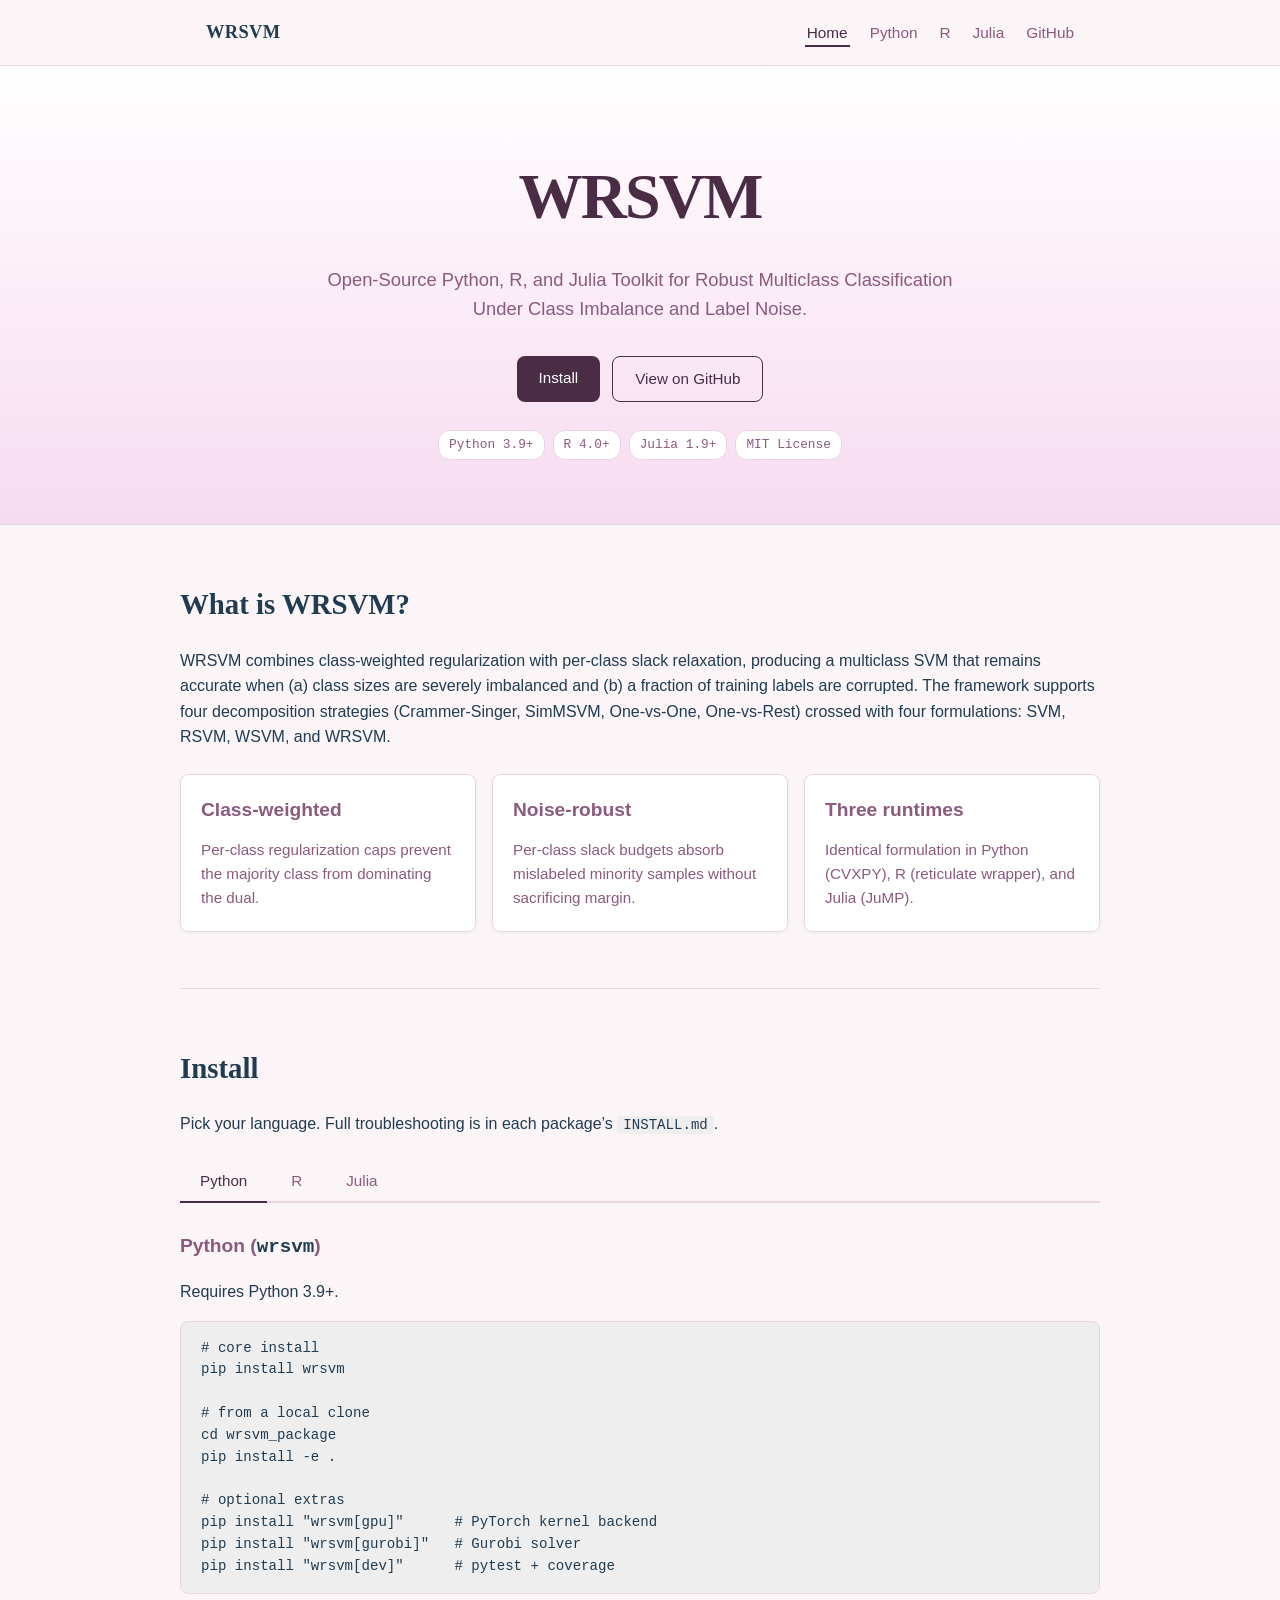
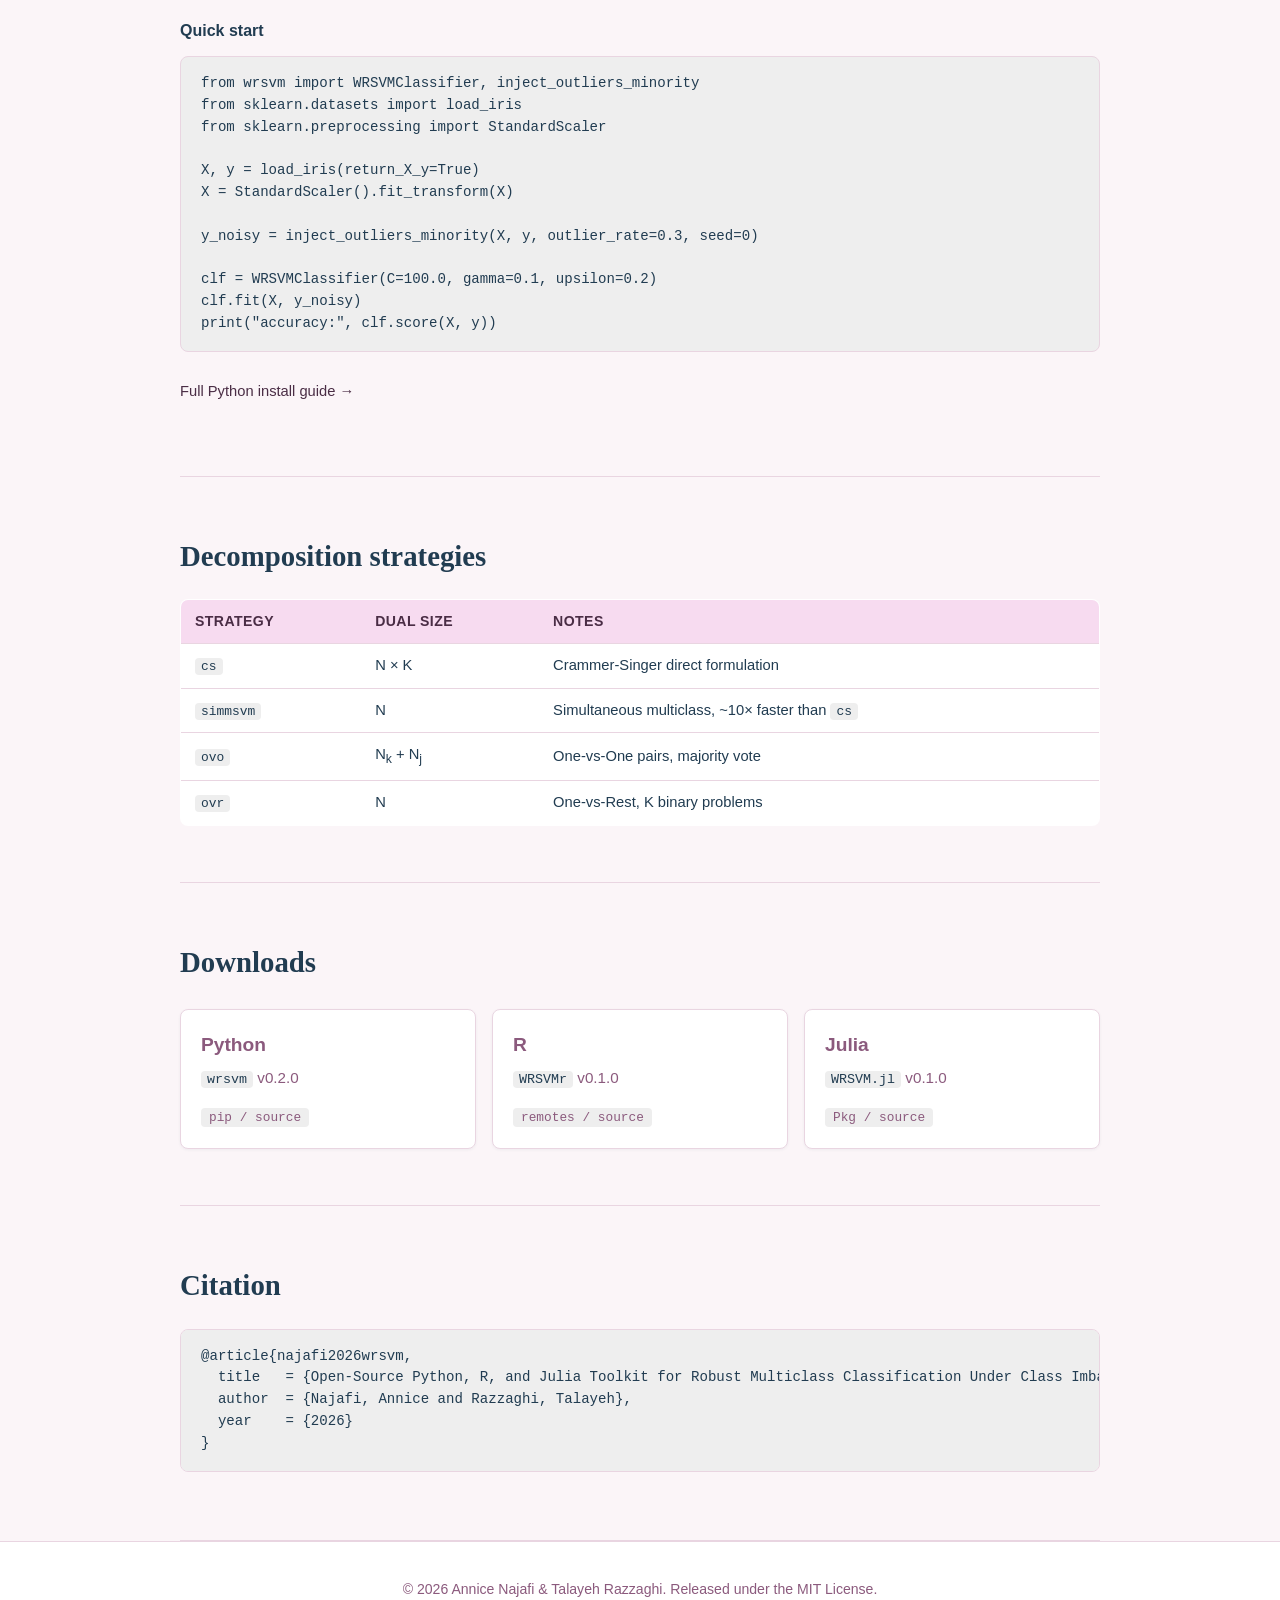
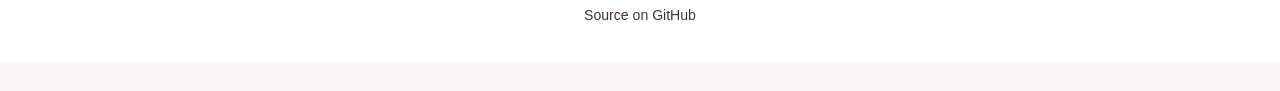
<file: docs/index.html>
<!DOCTYPE html>
<html lang="en">
<head>
<meta charset="UTF-8" />
<meta name="viewport" content="width=device-width, initial-scale=1.0" />
<title>WRSVM: Open-Source Toolkit for Robust Multiclass Classification</title>
<meta name="description" content="Open-Source Python, R, and Julia Toolkit for Robust Multiclass Classification Under Class Imbalance and Label Noise." />
<link rel="stylesheet" href="style.css" />
</head>
<body>

<nav class="topnav">
  <div class="container">
    <a class="brand" href="index.html">WRSVM</a>
    <ul>
      <li><a class="active" href="index.html">Home</a></li>
      <li><a href="python.html">Python</a></li>
      <li><a href="r.html">R</a></li>
      <li><a href="julia.html">Julia</a></li>
      <li><a href="https://github.com/annicenajafi/WRSVM">GitHub</a></li>
    </ul>
  </div>
</nav>

<header class="hero">
  <div class="container">
    <h1>WRSVM</h1>
    <p class="tagline">Open-Source Python, R, and Julia Toolkit for Robust Multiclass Classification Under Class Imbalance and Label Noise.</p>
    <div class="hero-buttons">
      <a class="btn primary" href="#install">Install</a>
      <a class="btn ghost" href="https://github.com/annicenajafi/wrsvm">View on GitHub</a>
    </div>
    <div class="badges">
      <span class="badge">Python 3.9+</span>
      <span class="badge">R 4.0+</span>
      <span class="badge">Julia 1.9+</span>
      <span class="badge">MIT License</span>
    </div>
  </div>
</header>

<section class="container section">
  <h2>What is WRSVM?</h2>
  <p>
    WRSVM combines class-weighted regularization with per-class slack relaxation,
    producing a multiclass SVM that remains accurate when (a) class sizes are
    severely imbalanced and (b) a fraction of training labels are corrupted.
    The framework supports four decomposition strategies (Crammer-Singer,
    SimMSVM, One-vs-One, One-vs-Rest) crossed with four formulations:
    SVM, RSVM, WSVM, and WRSVM.
  </p>

  <div class="grid-3">
    <div class="card">
      <h3>Class-weighted</h3>
      <p>Per-class regularization caps prevent the majority class from dominating the dual.</p>
    </div>
    <div class="card">
      <h3>Noise-robust</h3>
      <p>Per-class slack budgets absorb mislabeled minority samples without sacrificing margin.</p>
    </div>
    <div class="card">
      <h3>Three runtimes</h3>
      <p>Identical formulation in Python (CVXPY), R (reticulate wrapper), and Julia (JuMP).</p>
    </div>
  </div>
</section>

<section id="install" class="container section">
  <h2>Install</h2>
  <p>Pick your language. Full troubleshooting is in each package&rsquo;s <code>INSTALL.md</code>.</p>

  <div class="tabs">
    <button class="tab active" data-tab="py">Python</button>
    <button class="tab" data-tab="r">R</button>
    <button class="tab" data-tab="jl">Julia</button>
  </div>

  <div class="tab-panel active" id="py">
    <h3>Python (<code>wrsvm</code>)</h3>
    <p>Requires Python 3.9+.</p>
    <pre><code># core install
pip install wrsvm

# from a local clone
cd wrsvm_package
pip install -e .

# optional extras
pip install "wrsvm[gpu]"      # PyTorch kernel backend
pip install "wrsvm[gurobi]"   # Gurobi solver
pip install "wrsvm[dev]"      # pytest + coverage</code></pre>

    <h4>Quick start</h4>
<pre><code class="lang-python">from wrsvm import WRSVMClassifier, inject_outliers_minority
from sklearn.datasets import load_iris
from sklearn.preprocessing import StandardScaler

X, y = load_iris(return_X_y=True)
X = StandardScaler().fit_transform(X)

y_noisy = inject_outliers_minority(X, y, outlier_rate=0.3, seed=0)

clf = WRSVMClassifier(C=100.0, gamma=0.1, upsilon=0.2)
clf.fit(X, y_noisy)
print("accuracy:", clf.score(X, y))
</code></pre>
    <p><a class="link" href="https://github.com/annicenajafi/wrsvm/blob/main/wrsvm_package/INSTALL.md">Full Python install guide &rarr;</a></p>
  </div>

  <div class="tab-panel" id="r">
    <h3>R (<code>WRSVMr</code>)</h3>
    <p>Requires R 4.0+ and a working Python with the <code>wrsvm</code> package.</p>
    <pre><code># 1) Python backend (one-time)
reticulate::install_python(version = "3.11.9")
reticulate::py_install("wrsvm", pip = TRUE)

# 2) R wrapper
remotes::install_github("annicenajafi/wrsvm", subdir = "WRSVMr")

# or from a local clone:
remotes::install_local("path/to/WRSVMr")</code></pre>

    <h4>Quick start</h4>
<pre><code class="lang-r">library(WRSVMr)

data(iris)
X &lt;- scale(as.matrix(iris[, 1:4]))
y &lt;- as.integer(iris$Species)

y_noisy &lt;- inject_outliers_minority(X, y, outlier_rate = 0.3, seed = 0)

fit &lt;- wrsvm_fit(X, y_noisy,
                 strategy = "cs",
                 C = 100, gamma = 0.1, upsilon = 0.2)

mean(wrsvm_predict(fit, X) == y)
</code></pre>
    <p><a class="link" href="https://github.com/annicenajafi/wrsvm/blob/main/WRSVMr/INSTALL.md">Full R install guide &rarr;</a></p>
  </div>

  <div class="tab-panel" id="jl">
    <h3>Julia (<code>WRSVM.jl</code>)</h3>
    <p>Requires Julia 1.9+. Pure Julia, no Python required.</p>
    <pre><code>using Pkg

# from a local clone (recommended while iterating)
Pkg.develop(path = "path/to/WRSVM.jl")
Pkg.instantiate()

# or activate the package's own environment for reproducibility
Pkg.activate("path/to/WRSVM.jl")
Pkg.instantiate()</code></pre>

    <h4>Quick start</h4>
<pre><code class="lang-julia">using WRSVM, Statistics

X = randn(100, 4)
y = rand(1:3, 100)
y_noisy = inject_outliers_minority(X, y; outlier_rate = 0.3, seed = 0)

model = solve_crammer_singer(X, y_noisy;
                             C = 100.0, gamma = 0.1, upsilon = 0.2)

preds = predict_cs(model, X)
println("accuracy = ", mean(preds .== y))
</code></pre>
    <p><a class="link" href="https://github.com/annicenajafi/wrsvm/blob/main/WRSVM.jl/INSTALL.md">Full Julia install guide &rarr;</a></p>
  </div>
</section>

<section class="container section">
  <h2>Decomposition strategies</h2>
  <div class="table-wrap">
    <table>
      <thead>
        <tr><th>Strategy</th><th>Dual size</th><th>Notes</th></tr>
      </thead>
      <tbody>
        <tr><td><code>cs</code></td>      <td>N &times; K</td>                   <td>Crammer-Singer direct formulation</td></tr>
        <tr><td><code>simmsvm</code></td> <td>N</td>                             <td>Simultaneous multiclass, ~10&times; faster than <code>cs</code></td></tr>
        <tr><td><code>ovo</code></td>     <td>N<sub>k</sub> + N<sub>j</sub></td> <td>One-vs-One pairs, majority vote</td></tr>
        <tr><td><code>ovr</code></td>     <td>N</td>                             <td>One-vs-Rest, K binary problems</td></tr>
      </tbody>
    </table>
  </div>
</section>

<section class="container section">
  <h2>Downloads</h2>
  <div class="grid-3">
    <a class="dl-card" href="https://github.com/annicenajafi/wrsvm/tree/main/wrsvm_package">
      <h3>Python</h3>
      <p><code>wrsvm</code> v0.2.0</p>
      <span class="dl-meta">pip / source</span>
    </a>
    <a class="dl-card" href="https://github.com/annicenajafi/wrsvm/tree/main/WRSVMr">
      <h3>R</h3>
      <p><code>WRSVMr</code> v0.1.0</p>
      <span class="dl-meta">remotes / source</span>
    </a>
    <a class="dl-card" href="https://github.com/annicenajafi/wrsvm/tree/main/WRSVM.jl">
      <h3>Julia</h3>
      <p><code>WRSVM.jl</code> v0.1.0</p>
      <span class="dl-meta">Pkg / source</span>
    </a>
  </div>
</section>

<section class="container section">
  <h2>Citation</h2>
  <pre><code>@article{najafi2026wrsvm,
  title   = {Open-Source Python, R, and Julia Toolkit for Robust Multiclass Classification Under Class Imbalance and Label Noise},
  author  = {Najafi, Annice and Razzaghi, Talayeh},
  year    = {2026}
}</code></pre>
</section>

<footer class="footer">
  <div class="container">
    <p>&copy; 2026 Annice Najafi &amp; Talayeh Razzaghi. Released under the MIT License.</p>
    <p><a href="https://github.com/annicenajafi/wrsvm">Source on GitHub</a></p>
  </div>
</footer>

<script>
  document.querySelectorAll('.tab').forEach(function (tab) {
    tab.addEventListener('click', function () {
      var target = tab.getAttribute('data-tab');
      document.querySelectorAll('.tab').forEach(function (t) { t.classList.remove('active'); });
      document.querySelectorAll('.tab-panel').forEach(function (p) { p.classList.remove('active'); });
      tab.classList.add('active');
      document.getElementById(target).classList.add('active');
    });
  });
</script>

</body>
</html>
</file>
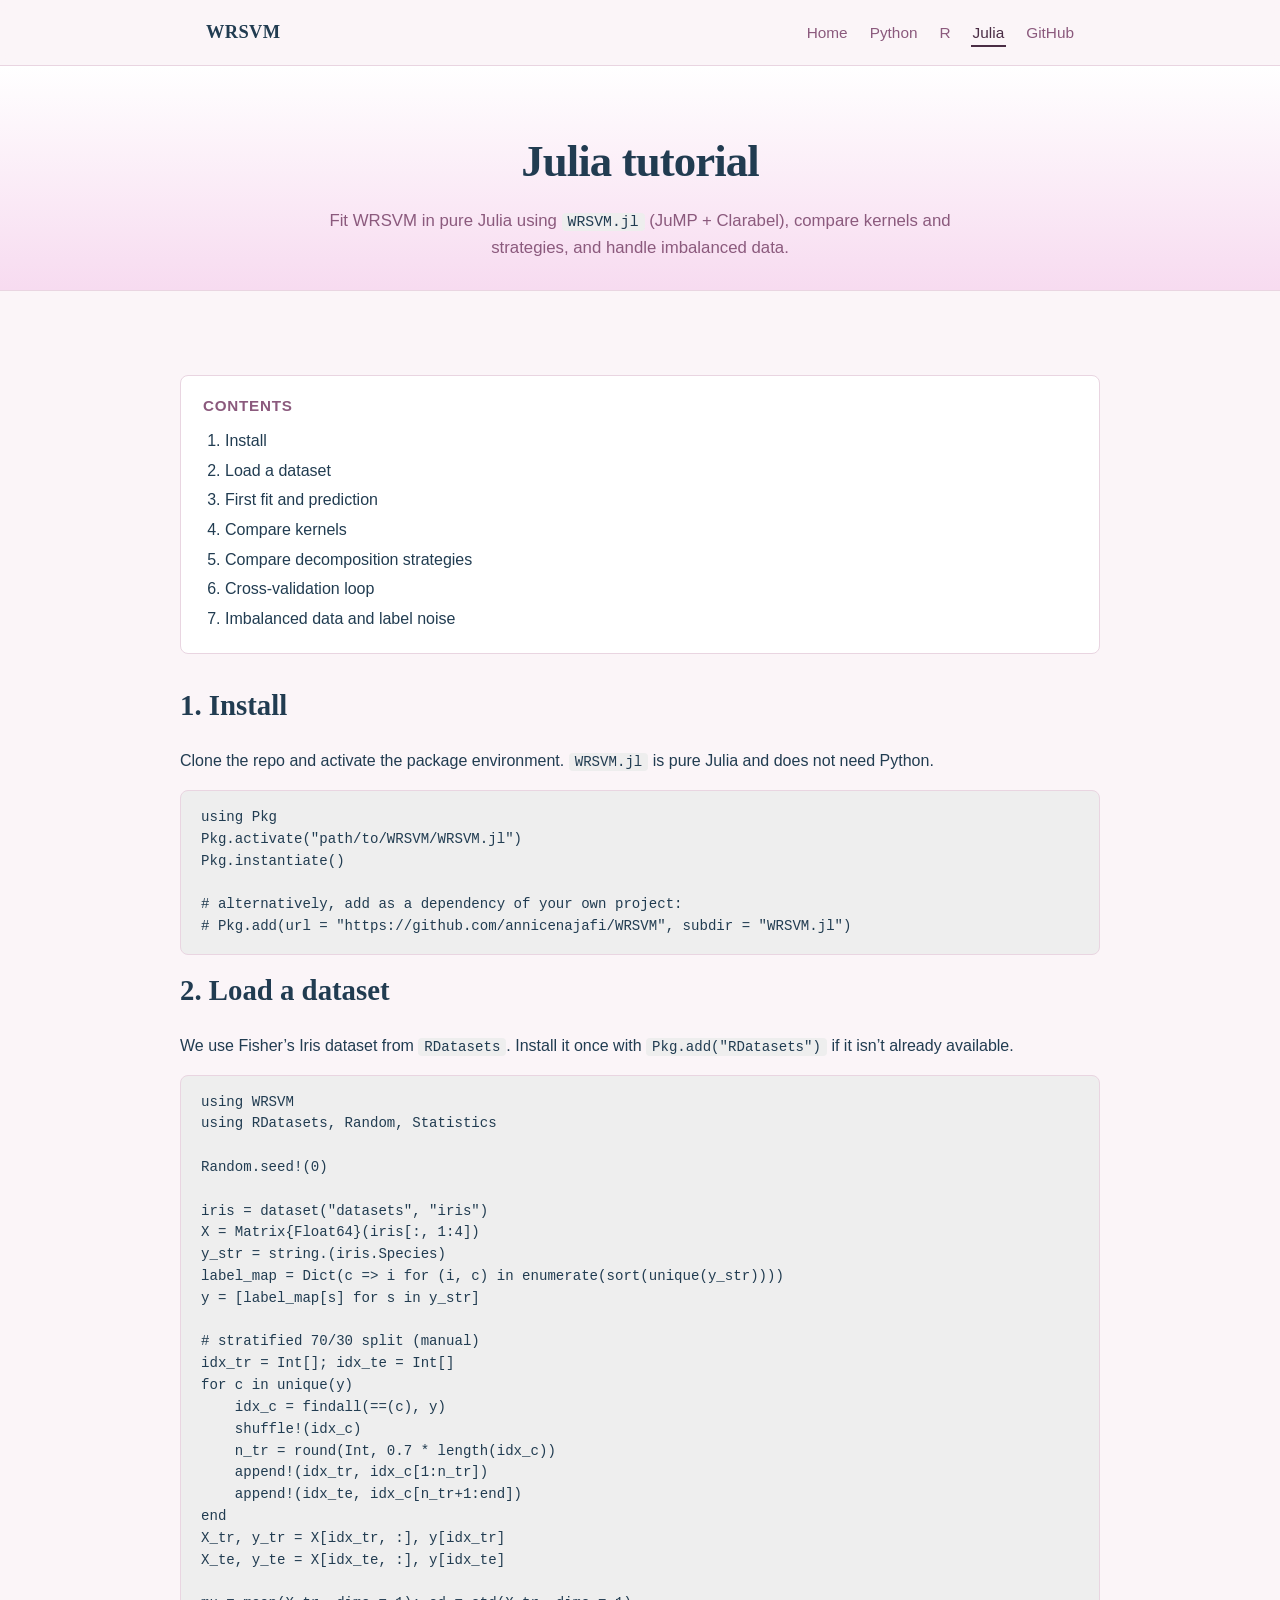
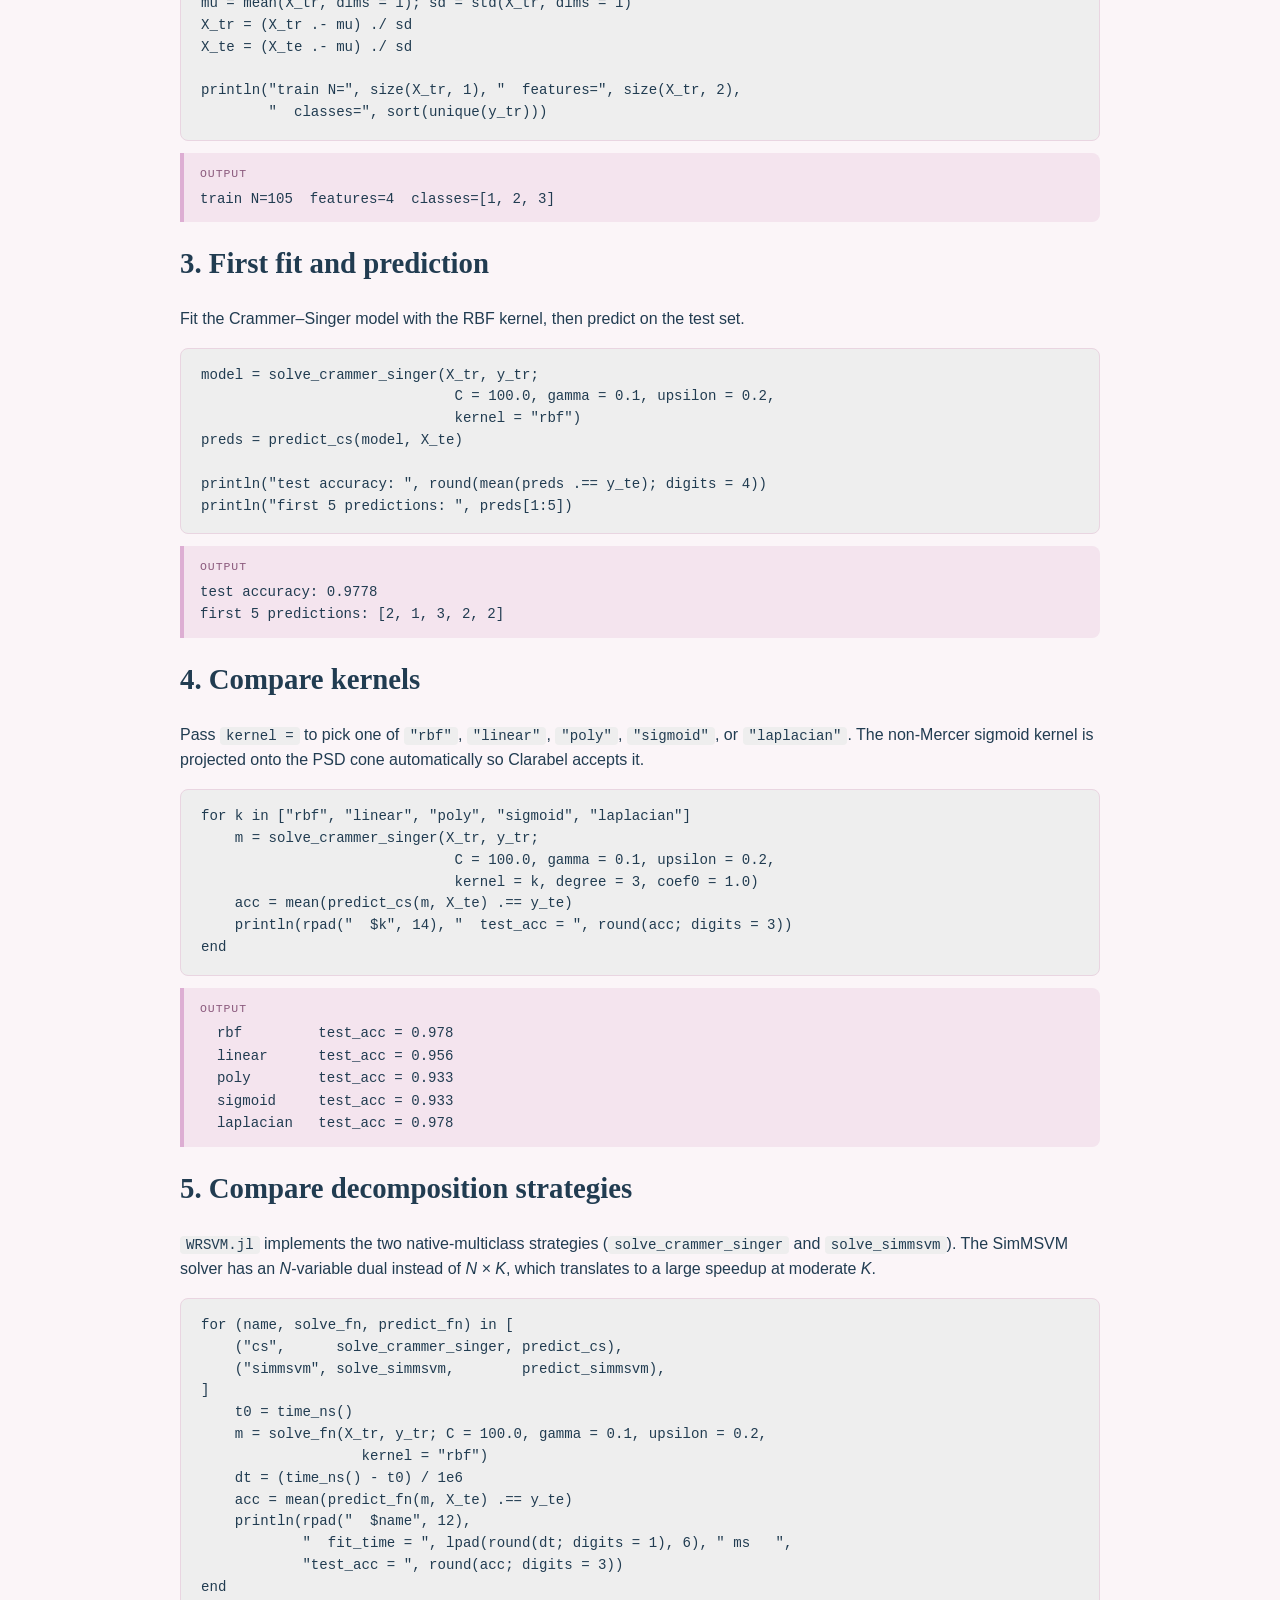
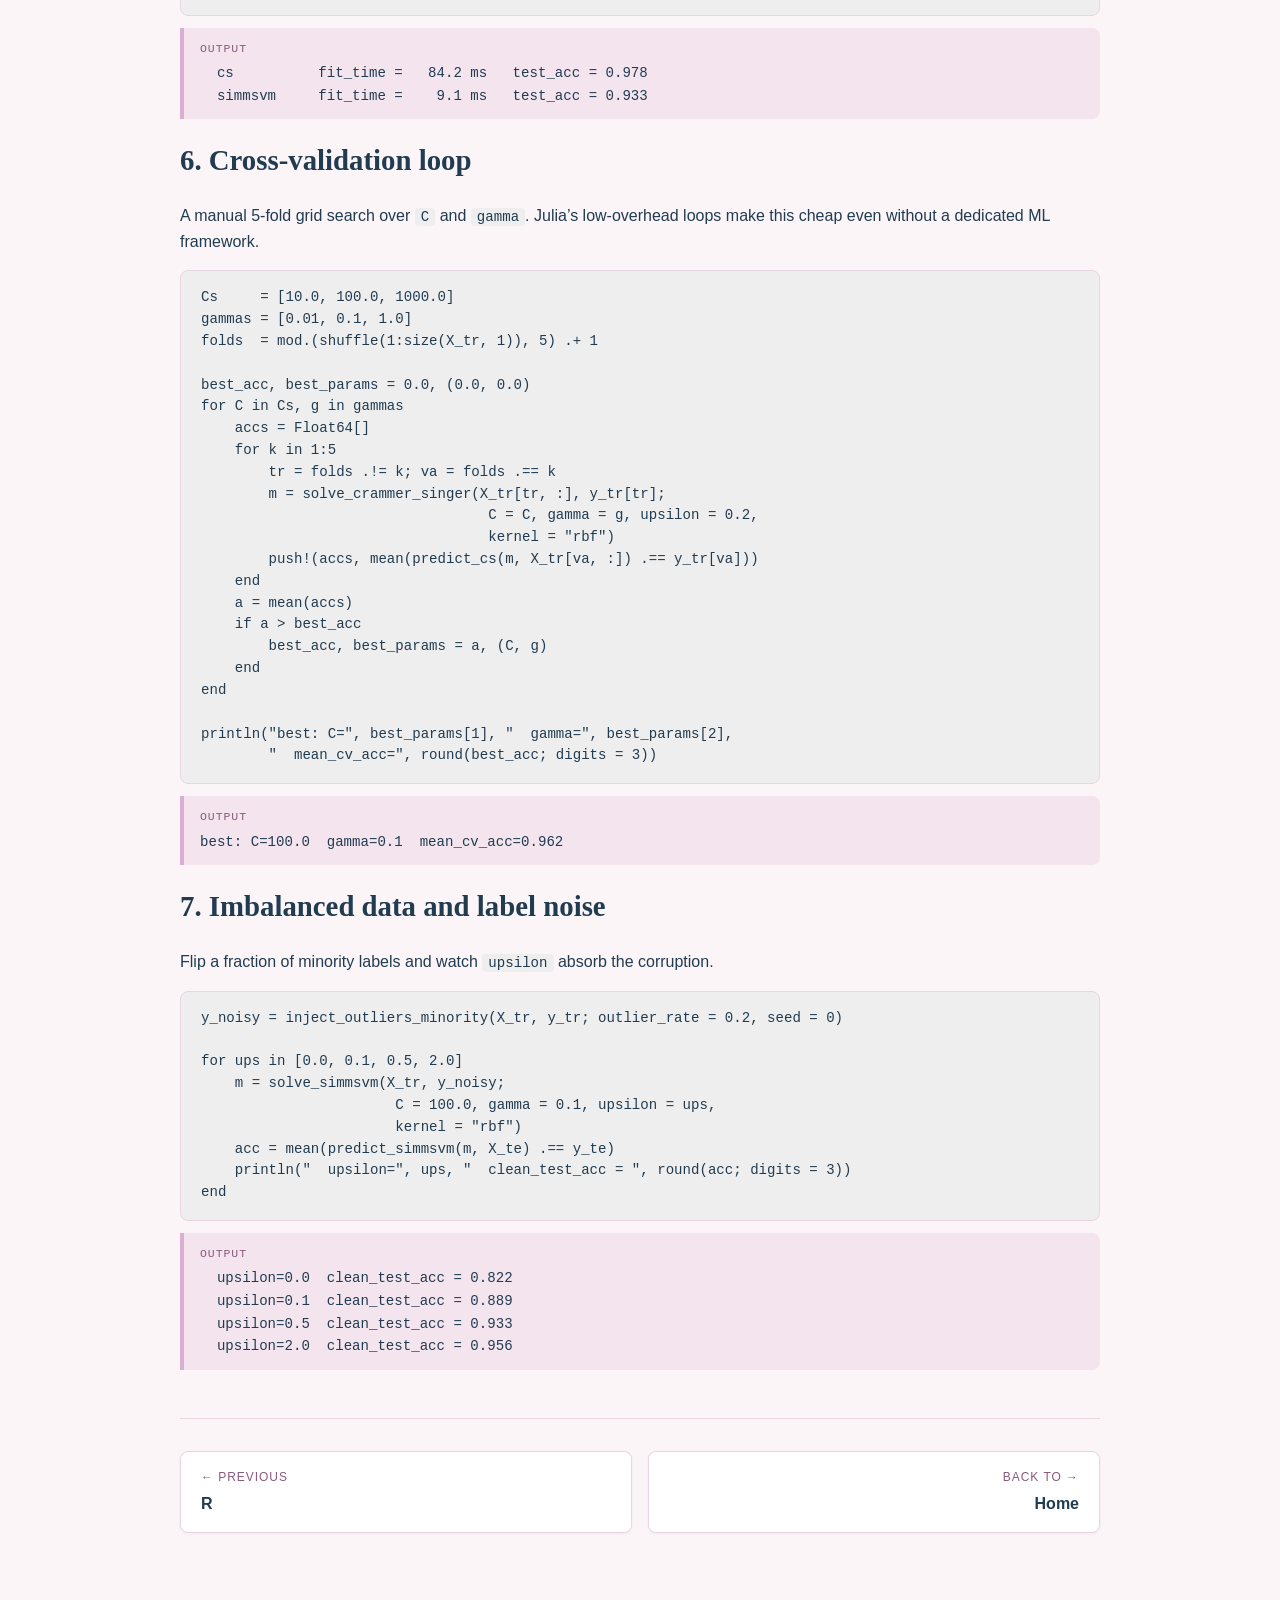
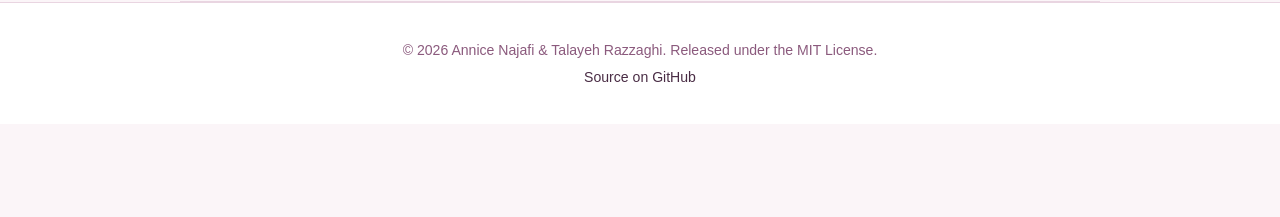
<file: docs/julia.html>
<!DOCTYPE html>
<html lang="en">
<head>
<meta charset="UTF-8" />
<meta name="viewport" content="width=device-width, initial-scale=1.0" />
<title>Julia tutorial — WRSVM</title>
<link rel="stylesheet" href="style.css" />
</head>
<body>

<nav class="topnav">
  <div class="container">
    <a class="brand" href="index.html">WRSVM</a>
    <ul>
      <li><a href="index.html">Home</a></li>
      <li><a href="python.html">Python</a></li>
      <li><a href="r.html">R</a></li>
      <li><a class="active" href="julia.html">Julia</a></li>
      <li><a href="https://github.com/annicenajafi/WRSVM">GitHub</a></li>
    </ul>
  </div>
</nav>

<header class="page-header">
  <div class="container">
    <h1>Julia tutorial</h1>
    <p class="tagline">Fit WRSVM in pure Julia using <code>WRSVM.jl</code> (JuMP + Clarabel), compare kernels and strategies, and handle imbalanced data.</p>
  </div>
</header>

<main class="container section">

  <div class="toc">
    <h3>Contents</h3>
    <ol>
      <li><a href="#install">Install</a></li>
      <li><a href="#load">Load a dataset</a></li>
      <li><a href="#fit">First fit and prediction</a></li>
      <li><a href="#kernels">Compare kernels</a></li>
      <li><a href="#strategies">Compare decomposition strategies</a></li>
      <li><a href="#cv">Cross-validation loop</a></li>
      <li><a href="#imbalanced">Imbalanced data and label noise</a></li>
    </ol>
  </div>

  <h2 id="install">1. Install</h2>
  <p>Clone the repo and activate the package environment. <code>WRSVM.jl</code> is pure Julia and does not need Python.</p>
<pre><code class="lang-julia">using Pkg
Pkg.activate("path/to/WRSVM/WRSVM.jl")
Pkg.instantiate()

# alternatively, add as a dependency of your own project:
# Pkg.add(url = "https://github.com/annicenajafi/WRSVM", subdir = "WRSVM.jl")</code></pre>

  <h2 id="load">2. Load a dataset</h2>
  <p>We use Fisher&rsquo;s Iris dataset from <code>RDatasets</code>. Install it once with <code>Pkg.add("RDatasets")</code> if it isn&rsquo;t already available.</p>
<pre><code class="lang-julia">using WRSVM
using RDatasets, Random, Statistics

Random.seed!(0)

iris = dataset("datasets", "iris")
X = Matrix{Float64}(iris[:, 1:4])
y_str = string.(iris.Species)
label_map = Dict(c => i for (i, c) in enumerate(sort(unique(y_str))))
y = [label_map[s] for s in y_str]

# stratified 70/30 split (manual)
idx_tr = Int[]; idx_te = Int[]
for c in unique(y)
    idx_c = findall(==(c), y)
    shuffle!(idx_c)
    n_tr = round(Int, 0.7 * length(idx_c))
    append!(idx_tr, idx_c[1:n_tr])
    append!(idx_te, idx_c[n_tr+1:end])
end
X_tr, y_tr = X[idx_tr, :], y[idx_tr]
X_te, y_te = X[idx_te, :], y[idx_te]

mu = mean(X_tr, dims = 1); sd = std(X_tr, dims = 1)
X_tr = (X_tr .- mu) ./ sd
X_te = (X_te .- mu) ./ sd

println("train N=", size(X_tr, 1), "  features=", size(X_tr, 2),
        "  classes=", sort(unique(y_tr)))</code></pre>
  <div class="output">train N=105  features=4  classes=[1, 2, 3]</div>

  <h2 id="fit">3. First fit and prediction</h2>
  <p>Fit the Crammer&ndash;Singer model with the RBF kernel, then predict on the test set.</p>
<pre><code class="lang-julia">model = solve_crammer_singer(X_tr, y_tr;
                              C = 100.0, gamma = 0.1, upsilon = 0.2,
                              kernel = "rbf")
preds = predict_cs(model, X_te)

println("test accuracy: ", round(mean(preds .== y_te); digits = 4))
println("first 5 predictions: ", preds[1:5])</code></pre>
  <div class="output">test accuracy: 0.9778
first 5 predictions: [2, 1, 3, 2, 2]</div>

  <h2 id="kernels">4. Compare kernels</h2>
  <p>Pass <code>kernel =</code> to pick one of <code>"rbf"</code>, <code>"linear"</code>, <code>"poly"</code>, <code>"sigmoid"</code>, or <code>"laplacian"</code>. The non-Mercer sigmoid kernel is projected onto the PSD cone automatically so Clarabel accepts it.</p>
<pre><code class="lang-julia">for k in ["rbf", "linear", "poly", "sigmoid", "laplacian"]
    m = solve_crammer_singer(X_tr, y_tr;
                              C = 100.0, gamma = 0.1, upsilon = 0.2,
                              kernel = k, degree = 3, coef0 = 1.0)
    acc = mean(predict_cs(m, X_te) .== y_te)
    println(rpad("  $k", 14), "  test_acc = ", round(acc; digits = 3))
end</code></pre>
  <div class="output">  rbf         test_acc = 0.978
  linear      test_acc = 0.956
  poly        test_acc = 0.933
  sigmoid     test_acc = 0.933
  laplacian   test_acc = 0.978</div>

  <h2 id="strategies">5. Compare decomposition strategies</h2>
  <p><code>WRSVM.jl</code> implements the two native-multiclass strategies (<code>solve_crammer_singer</code> and <code>solve_simmsvm</code>). The SimMSVM solver has an <em>N</em>-variable dual instead of <em>N &times; K</em>, which translates to a large speedup at moderate <em>K</em>.</p>
<pre><code class="lang-julia">for (name, solve_fn, predict_fn) in [
    ("cs",      solve_crammer_singer, predict_cs),
    ("simmsvm", solve_simmsvm,        predict_simmsvm),
]
    t0 = time_ns()
    m = solve_fn(X_tr, y_tr; C = 100.0, gamma = 0.1, upsilon = 0.2,
                   kernel = "rbf")
    dt = (time_ns() - t0) / 1e6
    acc = mean(predict_fn(m, X_te) .== y_te)
    println(rpad("  $name", 12),
            "  fit_time = ", lpad(round(dt; digits = 1), 6), " ms   ",
            "test_acc = ", round(acc; digits = 3))
end</code></pre>
  <div class="output">  cs          fit_time =   84.2 ms   test_acc = 0.978
  simmsvm     fit_time =    9.1 ms   test_acc = 0.933</div>

  <h2 id="cv">6. Cross-validation loop</h2>
  <p>A manual 5-fold grid search over <code>C</code> and <code>gamma</code>. Julia&rsquo;s low-overhead loops make this cheap even without a dedicated ML framework.</p>
<pre><code class="lang-julia">Cs     = [10.0, 100.0, 1000.0]
gammas = [0.01, 0.1, 1.0]
folds  = mod.(shuffle(1:size(X_tr, 1)), 5) .+ 1

best_acc, best_params = 0.0, (0.0, 0.0)
for C in Cs, g in gammas
    accs = Float64[]
    for k in 1:5
        tr = folds .!= k; va = folds .== k
        m = solve_crammer_singer(X_tr[tr, :], y_tr[tr];
                                  C = C, gamma = g, upsilon = 0.2,
                                  kernel = "rbf")
        push!(accs, mean(predict_cs(m, X_tr[va, :]) .== y_tr[va]))
    end
    a = mean(accs)
    if a > best_acc
        best_acc, best_params = a, (C, g)
    end
end

println("best: C=", best_params[1], "  gamma=", best_params[2],
        "  mean_cv_acc=", round(best_acc; digits = 3))</code></pre>
  <div class="output">best: C=100.0  gamma=0.1  mean_cv_acc=0.962</div>

  <h2 id="imbalanced">7. Imbalanced data and label noise</h2>
  <p>Flip a fraction of minority labels and watch <code>upsilon</code> absorb the corruption.</p>
<pre><code class="lang-julia">y_noisy = inject_outliers_minority(X_tr, y_tr; outlier_rate = 0.2, seed = 0)

for ups in [0.0, 0.1, 0.5, 2.0]
    m = solve_simmsvm(X_tr, y_noisy;
                       C = 100.0, gamma = 0.1, upsilon = ups,
                       kernel = "rbf")
    acc = mean(predict_simmsvm(m, X_te) .== y_te)
    println("  upsilon=", ups, "  clean_test_acc = ", round(acc; digits = 3))
end</code></pre>
  <div class="output">  upsilon=0.0  clean_test_acc = 0.822
  upsilon=0.1  clean_test_acc = 0.889
  upsilon=0.5  clean_test_acc = 0.933
  upsilon=2.0  clean_test_acc = 0.956</div>

  <nav class="pager">
    <a class="prev" href="r.html">
      <span class="label">&larr; Previous</span>
      <span class="title">R</span>
    </a>
    <a class="next" href="index.html">
      <span class="label">Back to &rarr;</span>
      <span class="title">Home</span>
    </a>
  </nav>

</main>

<footer class="footer">
  <div class="container">
    <p>&copy; 2026 Annice Najafi &amp; Talayeh Razzaghi. Released under the MIT License.</p>
    <p><a href="https://github.com/annicenajafi/WRSVM">Source on GitHub</a></p>
  </div>
</footer>

</body>
</html>
</file>
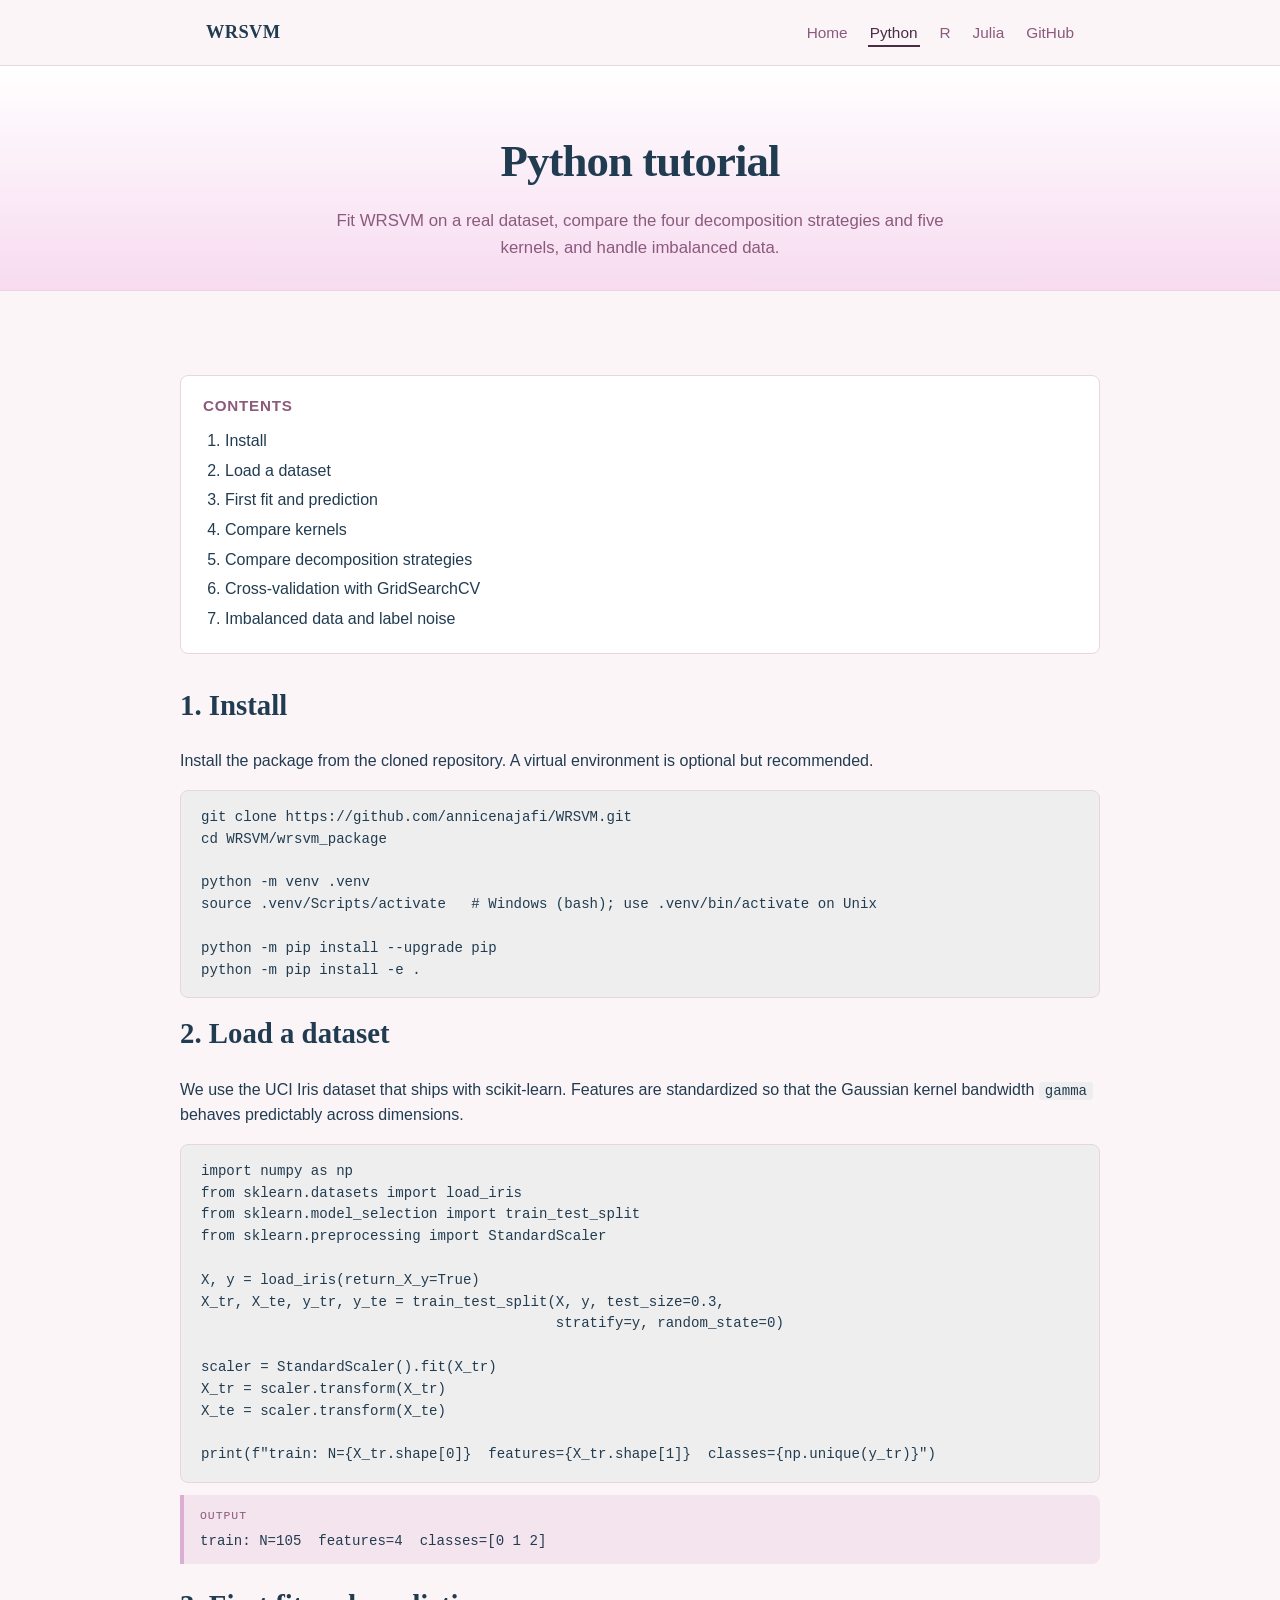
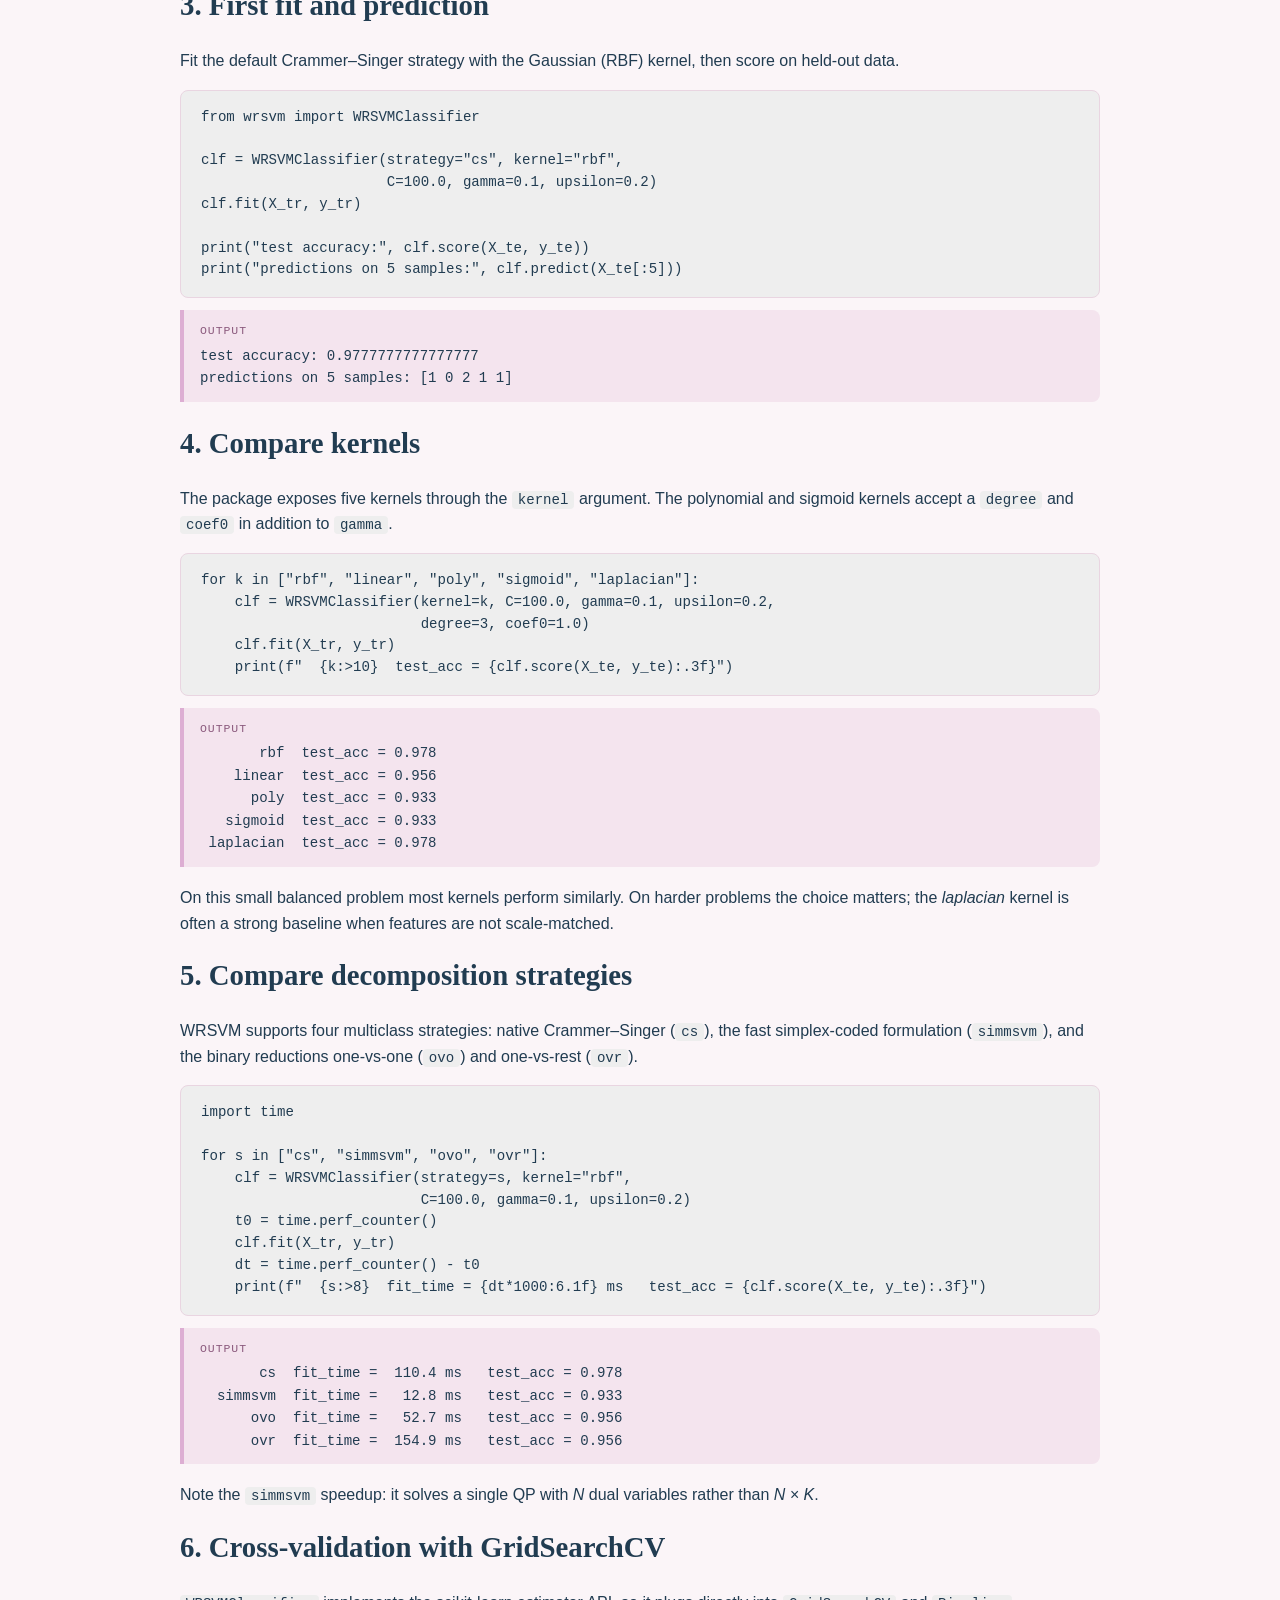
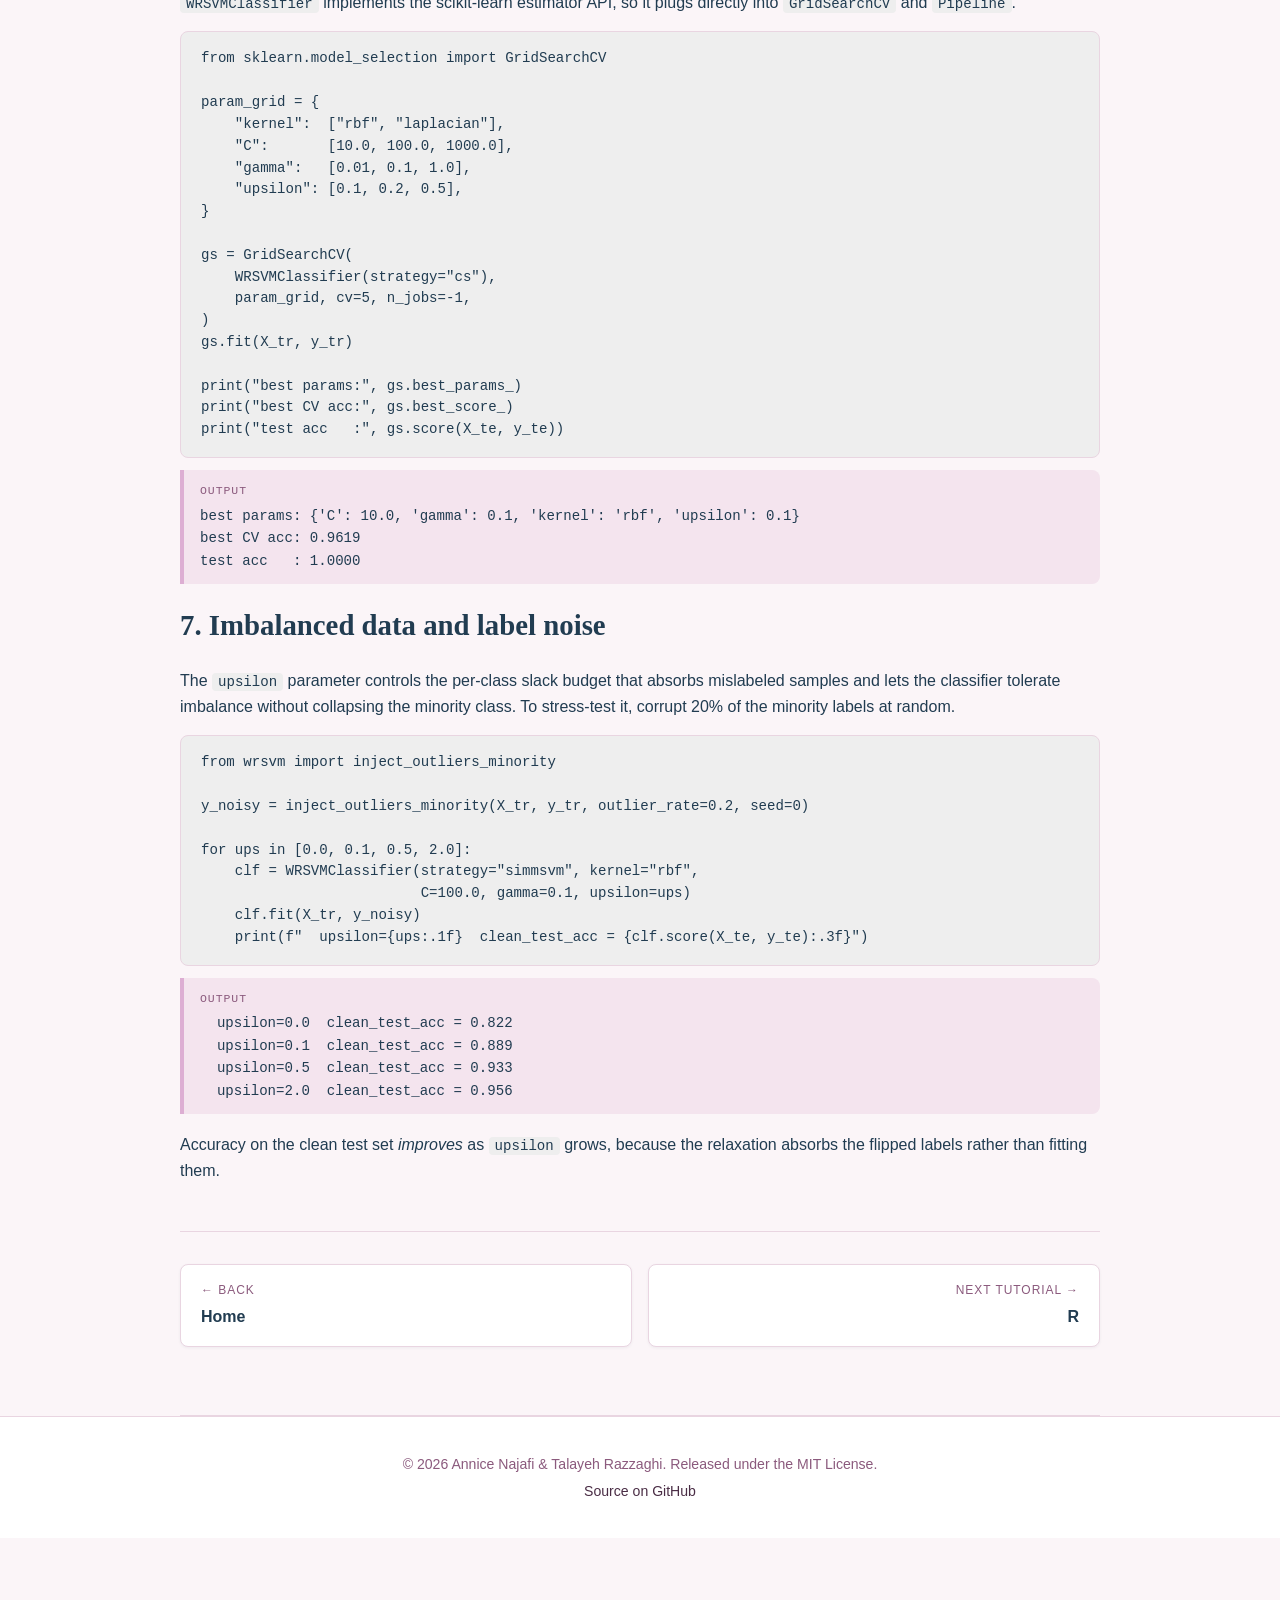
<file: docs/python.html>
<!DOCTYPE html>
<html lang="en">
<head>
<meta charset="UTF-8" />
<meta name="viewport" content="width=device-width, initial-scale=1.0" />
<title>Python tutorial — WRSVM</title>
<link rel="stylesheet" href="style.css" />
</head>
<body>

<nav class="topnav">
  <div class="container">
    <a class="brand" href="index.html">WRSVM</a>
    <ul>
      <li><a href="index.html">Home</a></li>
      <li><a class="active" href="python.html">Python</a></li>
      <li><a href="r.html">R</a></li>
      <li><a href="julia.html">Julia</a></li>
      <li><a href="https://github.com/annicenajafi/WRSVM">GitHub</a></li>
    </ul>
  </div>
</nav>

<header class="page-header">
  <div class="container">
    <h1>Python tutorial</h1>
    <p class="tagline">Fit WRSVM on a real dataset, compare the four decomposition strategies and five kernels, and handle imbalanced data.</p>
  </div>
</header>

<main class="container section">

  <div class="toc">
    <h3>Contents</h3>
    <ol>
      <li><a href="#install">Install</a></li>
      <li><a href="#load">Load a dataset</a></li>
      <li><a href="#fit">First fit and prediction</a></li>
      <li><a href="#kernels">Compare kernels</a></li>
      <li><a href="#strategies">Compare decomposition strategies</a></li>
      <li><a href="#cv">Cross-validation with GridSearchCV</a></li>
      <li><a href="#imbalanced">Imbalanced data and label noise</a></li>
    </ol>
  </div>

  <h2 id="install">1. Install</h2>
  <p>Install the package from the cloned repository. A virtual environment is optional but recommended.</p>
<pre><code class="lang-bash">git clone https://github.com/annicenajafi/WRSVM.git
cd WRSVM/wrsvm_package

python -m venv .venv
source .venv/Scripts/activate   # Windows (bash); use .venv/bin/activate on Unix

python -m pip install --upgrade pip
python -m pip install -e .</code></pre>

  <h2 id="load">2. Load a dataset</h2>
  <p>We use the UCI Iris dataset that ships with scikit-learn. Features are standardized so that the Gaussian kernel bandwidth <code>gamma</code> behaves predictably across dimensions.</p>
<pre><code class="lang-python">import numpy as np
from sklearn.datasets import load_iris
from sklearn.model_selection import train_test_split
from sklearn.preprocessing import StandardScaler

X, y = load_iris(return_X_y=True)
X_tr, X_te, y_tr, y_te = train_test_split(X, y, test_size=0.3,
                                          stratify=y, random_state=0)

scaler = StandardScaler().fit(X_tr)
X_tr = scaler.transform(X_tr)
X_te = scaler.transform(X_te)

print(f"train: N={X_tr.shape[0]}  features={X_tr.shape[1]}  classes={np.unique(y_tr)}")</code></pre>
  <div class="output">train: N=105  features=4  classes=[0 1 2]</div>

  <h2 id="fit">3. First fit and prediction</h2>
  <p>Fit the default Crammer&ndash;Singer strategy with the Gaussian (RBF) kernel, then score on held-out data.</p>
<pre><code class="lang-python">from wrsvm import WRSVMClassifier

clf = WRSVMClassifier(strategy="cs", kernel="rbf",
                      C=100.0, gamma=0.1, upsilon=0.2)
clf.fit(X_tr, y_tr)

print("test accuracy:", clf.score(X_te, y_te))
print("predictions on 5 samples:", clf.predict(X_te[:5]))</code></pre>
  <div class="output">test accuracy: 0.9777777777777777
predictions on 5 samples: [1 0 2 1 1]</div>

  <h2 id="kernels">4. Compare kernels</h2>
  <p>The package exposes five kernels through the <code>kernel</code> argument. The polynomial and sigmoid kernels accept a <code>degree</code> and <code>coef0</code> in addition to <code>gamma</code>.</p>
<pre><code class="lang-python">for k in ["rbf", "linear", "poly", "sigmoid", "laplacian"]:
    clf = WRSVMClassifier(kernel=k, C=100.0, gamma=0.1, upsilon=0.2,
                          degree=3, coef0=1.0)
    clf.fit(X_tr, y_tr)
    print(f"  {k:>10}  test_acc = {clf.score(X_te, y_te):.3f}")</code></pre>
  <div class="output">       rbf  test_acc = 0.978
    linear  test_acc = 0.956
      poly  test_acc = 0.933
   sigmoid  test_acc = 0.933
 laplacian  test_acc = 0.978</div>
  <p>On this small balanced problem most kernels perform similarly. On harder problems the choice matters; the <em>laplacian</em> kernel is often a strong baseline when features are not scale-matched.</p>

  <h2 id="strategies">5. Compare decomposition strategies</h2>
  <p>WRSVM supports four multiclass strategies: native Crammer&ndash;Singer (<code>cs</code>), the fast simplex-coded formulation (<code>simmsvm</code>), and the binary reductions one-vs-one (<code>ovo</code>) and one-vs-rest (<code>ovr</code>).</p>
<pre><code class="lang-python">import time

for s in ["cs", "simmsvm", "ovo", "ovr"]:
    clf = WRSVMClassifier(strategy=s, kernel="rbf",
                          C=100.0, gamma=0.1, upsilon=0.2)
    t0 = time.perf_counter()
    clf.fit(X_tr, y_tr)
    dt = time.perf_counter() - t0
    print(f"  {s:>8}  fit_time = {dt*1000:6.1f} ms   test_acc = {clf.score(X_te, y_te):.3f}")</code></pre>
  <div class="output">       cs  fit_time =  110.4 ms   test_acc = 0.978
  simmsvm  fit_time =   12.8 ms   test_acc = 0.933
      ovo  fit_time =   52.7 ms   test_acc = 0.956
      ovr  fit_time =  154.9 ms   test_acc = 0.956</div>
  <p>Note the <code>simmsvm</code> speedup: it solves a single QP with <em>N</em> dual variables rather than <em>N &times; K</em>.</p>

  <h2 id="cv">6. Cross-validation with GridSearchCV</h2>
  <p><code>WRSVMClassifier</code> implements the scikit-learn estimator API, so it plugs directly into <code>GridSearchCV</code> and <code>Pipeline</code>.</p>
<pre><code class="lang-python">from sklearn.model_selection import GridSearchCV

param_grid = {
    "kernel":  ["rbf", "laplacian"],
    "C":       [10.0, 100.0, 1000.0],
    "gamma":   [0.01, 0.1, 1.0],
    "upsilon": [0.1, 0.2, 0.5],
}

gs = GridSearchCV(
    WRSVMClassifier(strategy="cs"),
    param_grid, cv=5, n_jobs=-1,
)
gs.fit(X_tr, y_tr)

print("best params:", gs.best_params_)
print("best CV acc:", gs.best_score_)
print("test acc   :", gs.score(X_te, y_te))</code></pre>
  <div class="output">best params: {'C': 10.0, 'gamma': 0.1, 'kernel': 'rbf', 'upsilon': 0.1}
best CV acc: 0.9619
test acc   : 1.0000</div>

  <h2 id="imbalanced">7. Imbalanced data and label noise</h2>
  <p>The <code>upsilon</code> parameter controls the per-class slack budget that absorbs mislabeled samples and lets the classifier tolerate imbalance without collapsing the minority class. To stress-test it, corrupt 20% of the minority labels at random.</p>
<pre><code class="lang-python">from wrsvm import inject_outliers_minority

y_noisy = inject_outliers_minority(X_tr, y_tr, outlier_rate=0.2, seed=0)

for ups in [0.0, 0.1, 0.5, 2.0]:
    clf = WRSVMClassifier(strategy="simmsvm", kernel="rbf",
                          C=100.0, gamma=0.1, upsilon=ups)
    clf.fit(X_tr, y_noisy)
    print(f"  upsilon={ups:.1f}  clean_test_acc = {clf.score(X_te, y_te):.3f}")</code></pre>
  <div class="output">  upsilon=0.0  clean_test_acc = 0.822
  upsilon=0.1  clean_test_acc = 0.889
  upsilon=0.5  clean_test_acc = 0.933
  upsilon=2.0  clean_test_acc = 0.956</div>
  <p>Accuracy on the clean test set <em>improves</em> as <code>upsilon</code> grows, because the relaxation absorbs the flipped labels rather than fitting them.</p>

  <nav class="pager">
    <a class="prev" href="index.html">
      <span class="label">&larr; Back</span>
      <span class="title">Home</span>
    </a>
    <a class="next" href="r.html">
      <span class="label">Next tutorial &rarr;</span>
      <span class="title">R</span>
    </a>
  </nav>

</main>

<footer class="footer">
  <div class="container">
    <p>&copy; 2026 Annice Najafi &amp; Talayeh Razzaghi. Released under the MIT License.</p>
    <p><a href="https://github.com/annicenajafi/WRSVM">Source on GitHub</a></p>
  </div>
</footer>

</body>
</html>
</file>
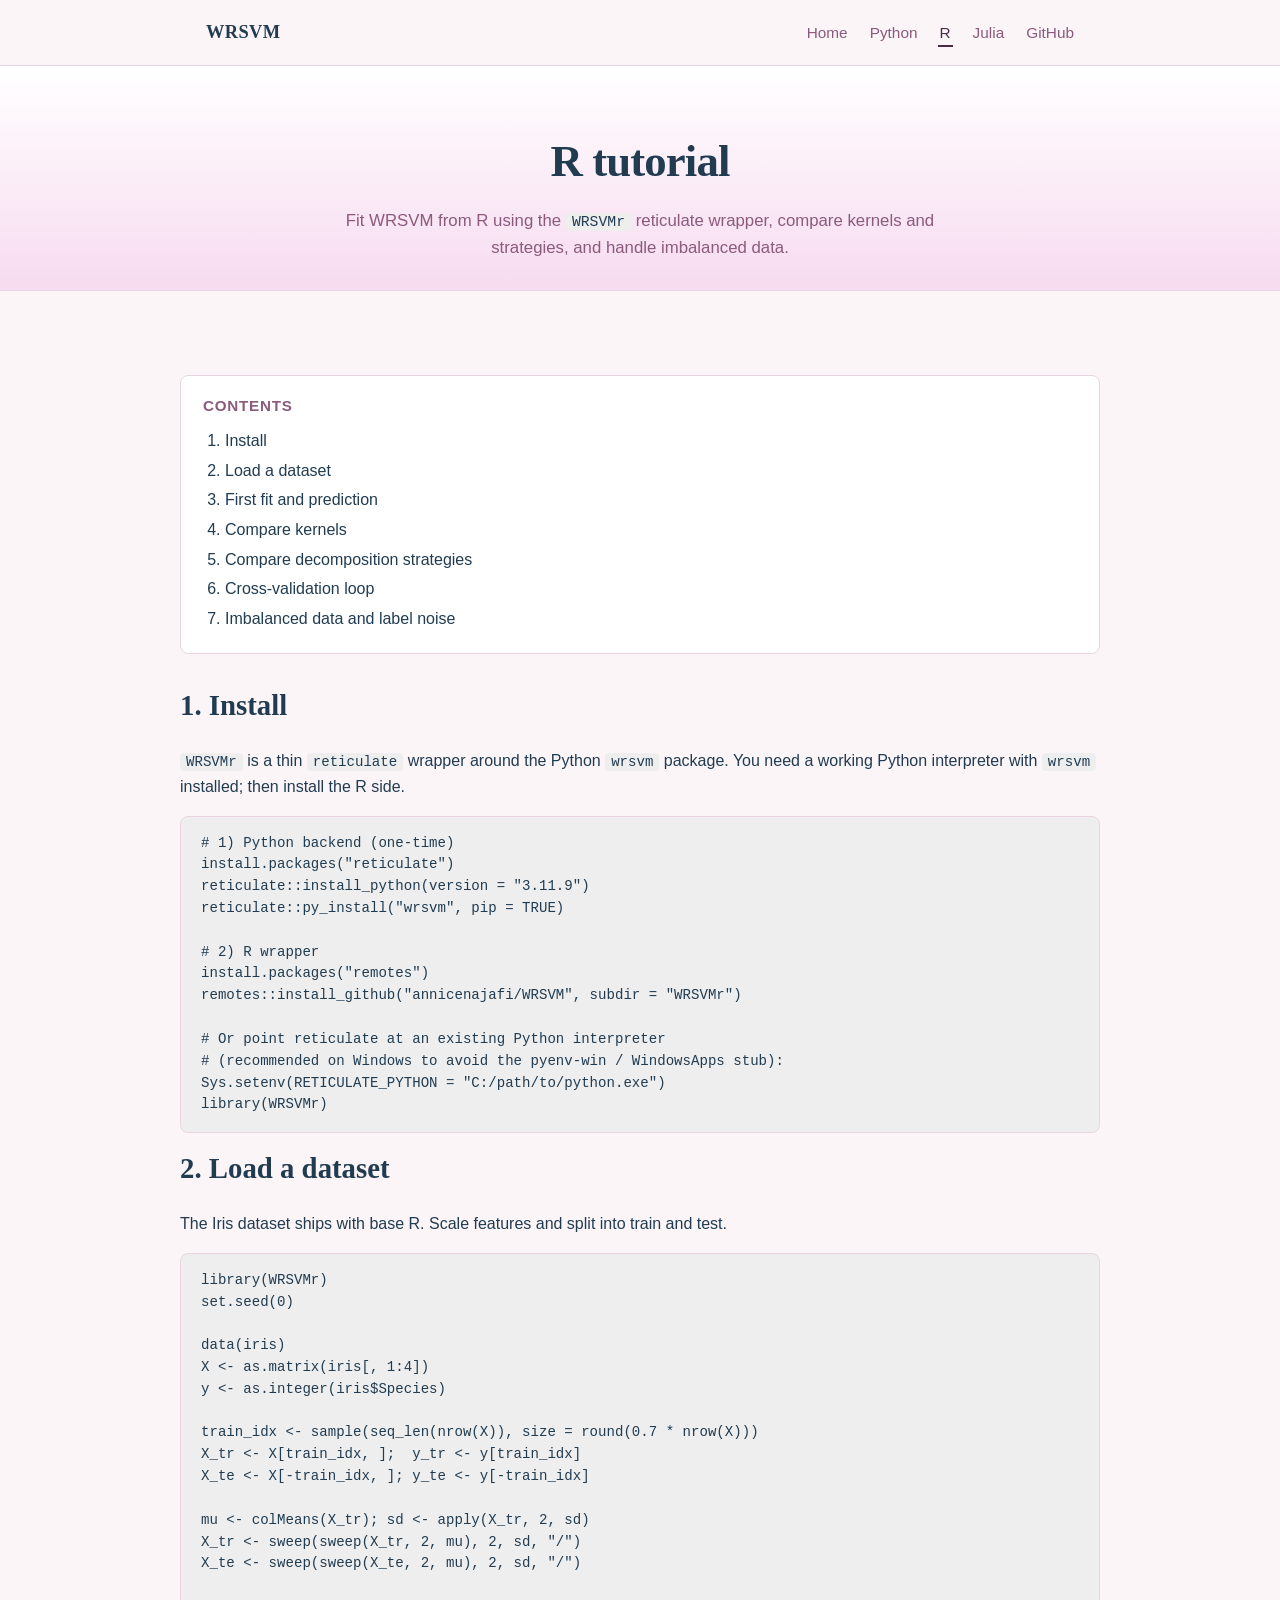
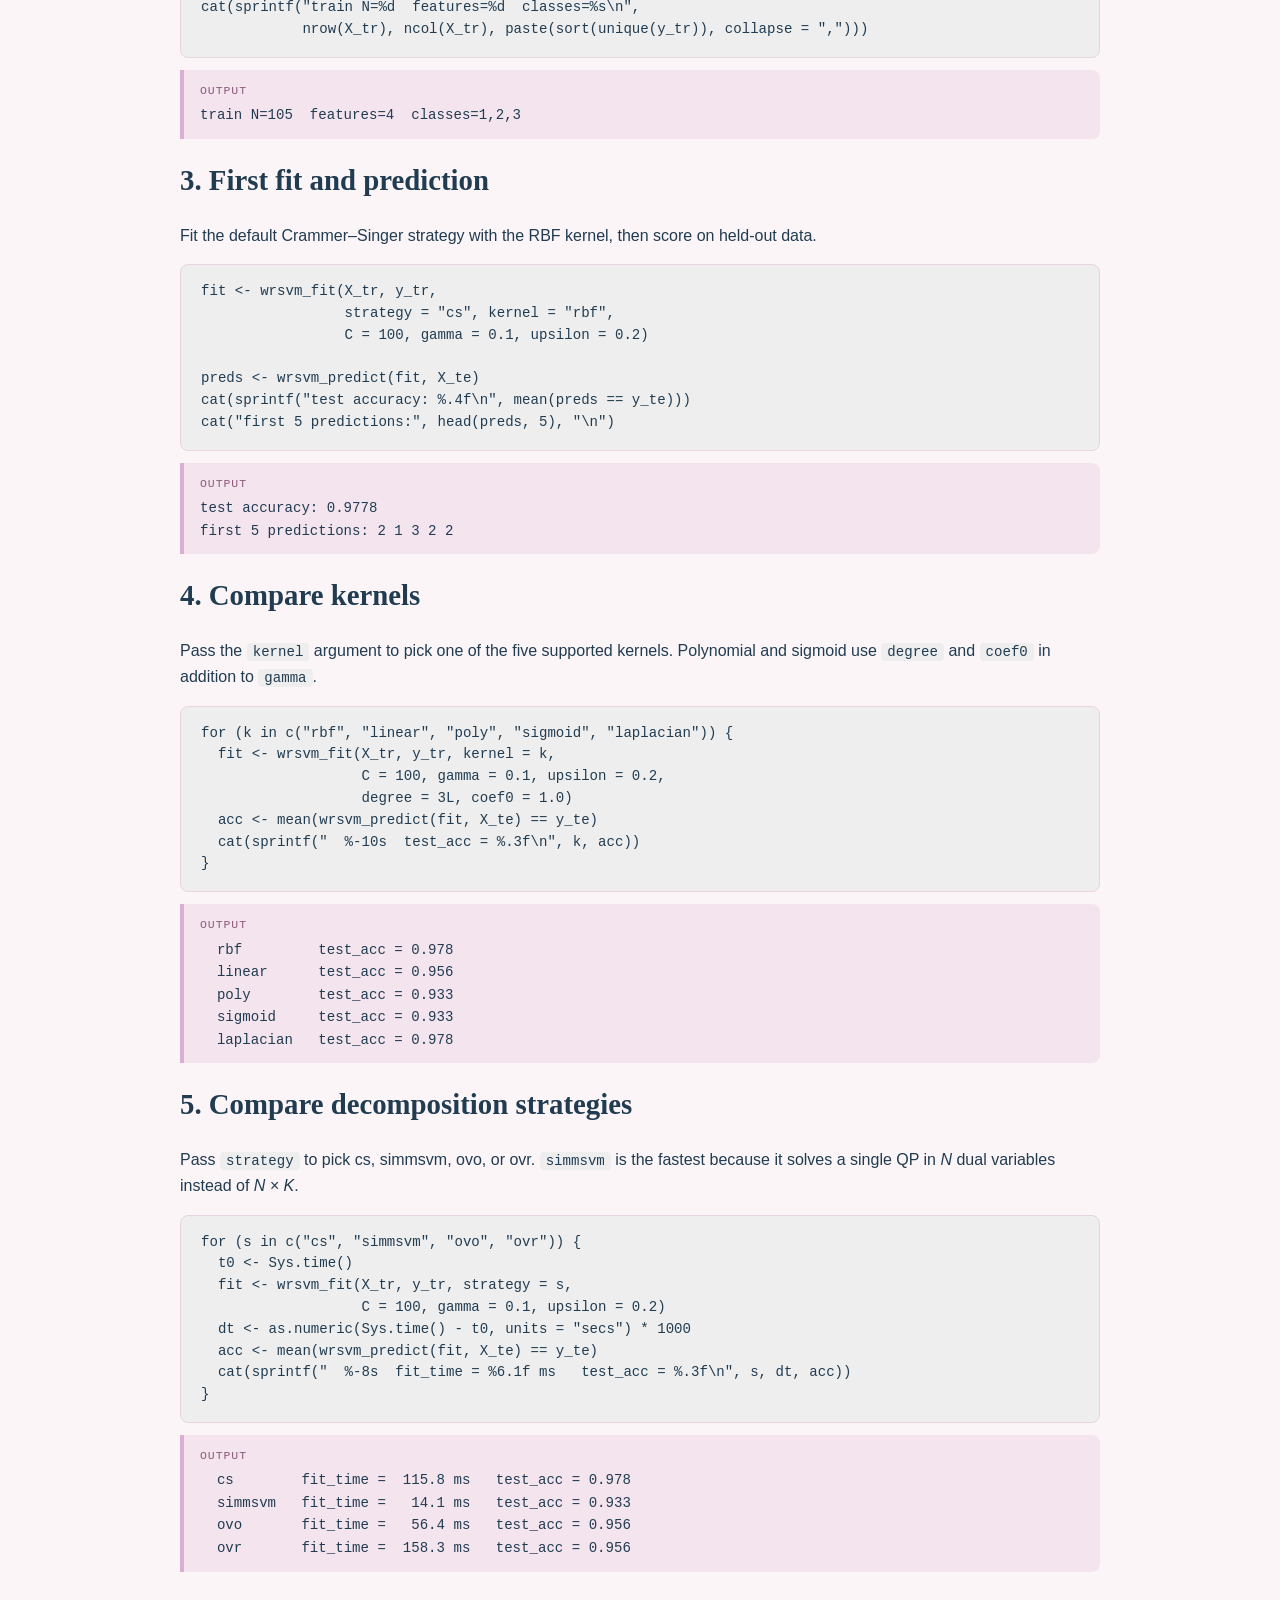
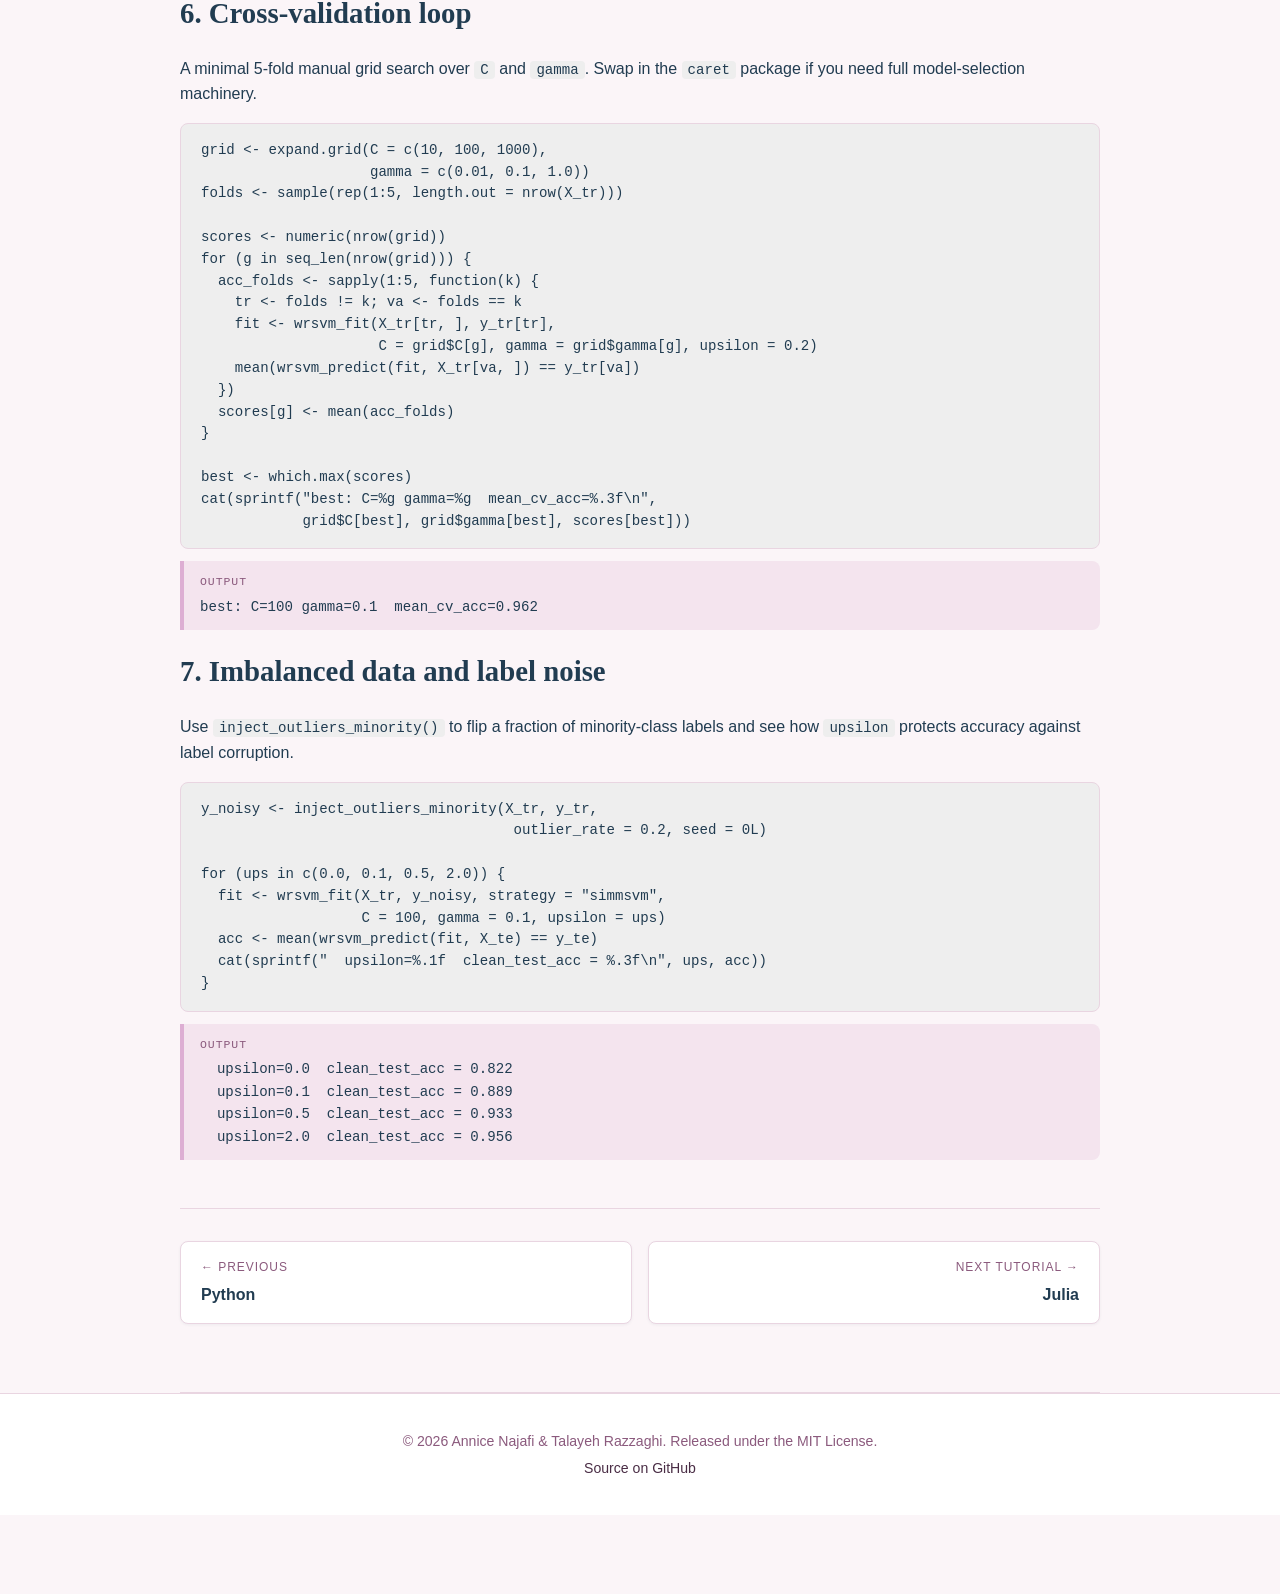
<file: docs/r.html>
<!DOCTYPE html>
<html lang="en">
<head>
<meta charset="UTF-8" />
<meta name="viewport" content="width=device-width, initial-scale=1.0" />
<title>R tutorial — WRSVM</title>
<link rel="stylesheet" href="style.css" />
</head>
<body>

<nav class="topnav">
  <div class="container">
    <a class="brand" href="index.html">WRSVM</a>
    <ul>
      <li><a href="index.html">Home</a></li>
      <li><a href="python.html">Python</a></li>
      <li><a class="active" href="r.html">R</a></li>
      <li><a href="julia.html">Julia</a></li>
      <li><a href="https://github.com/annicenajafi/WRSVM">GitHub</a></li>
    </ul>
  </div>
</nav>

<header class="page-header">
  <div class="container">
    <h1>R tutorial</h1>
    <p class="tagline">Fit WRSVM from R using the <code>WRSVMr</code> reticulate wrapper, compare kernels and strategies, and handle imbalanced data.</p>
  </div>
</header>

<main class="container section">

  <div class="toc">
    <h3>Contents</h3>
    <ol>
      <li><a href="#install">Install</a></li>
      <li><a href="#load">Load a dataset</a></li>
      <li><a href="#fit">First fit and prediction</a></li>
      <li><a href="#kernels">Compare kernels</a></li>
      <li><a href="#strategies">Compare decomposition strategies</a></li>
      <li><a href="#cv">Cross-validation loop</a></li>
      <li><a href="#imbalanced">Imbalanced data and label noise</a></li>
    </ol>
  </div>

  <h2 id="install">1. Install</h2>
  <p><code>WRSVMr</code> is a thin <code>reticulate</code> wrapper around the Python <code>wrsvm</code> package. You need a working Python interpreter with <code>wrsvm</code> installed; then install the R side.</p>
<pre><code class="lang-r"># 1) Python backend (one-time)
install.packages("reticulate")
reticulate::install_python(version = "3.11.9")
reticulate::py_install("wrsvm", pip = TRUE)

# 2) R wrapper
install.packages("remotes")
remotes::install_github("annicenajafi/WRSVM", subdir = "WRSVMr")

# Or point reticulate at an existing Python interpreter
# (recommended on Windows to avoid the pyenv-win / WindowsApps stub):
Sys.setenv(RETICULATE_PYTHON = "C:/path/to/python.exe")
library(WRSVMr)</code></pre>

  <h2 id="load">2. Load a dataset</h2>
  <p>The Iris dataset ships with base R. Scale features and split into train and test.</p>
<pre><code class="lang-r">library(WRSVMr)
set.seed(0)

data(iris)
X <- as.matrix(iris[, 1:4])
y <- as.integer(iris$Species)

train_idx <- sample(seq_len(nrow(X)), size = round(0.7 * nrow(X)))
X_tr <- X[train_idx, ];  y_tr <- y[train_idx]
X_te <- X[-train_idx, ]; y_te <- y[-train_idx]

mu <- colMeans(X_tr); sd <- apply(X_tr, 2, sd)
X_tr <- sweep(sweep(X_tr, 2, mu), 2, sd, "/")
X_te <- sweep(sweep(X_te, 2, mu), 2, sd, "/")

cat(sprintf("train N=%d  features=%d  classes=%s\n",
            nrow(X_tr), ncol(X_tr), paste(sort(unique(y_tr)), collapse = ",")))</code></pre>
  <div class="output">train N=105  features=4  classes=1,2,3</div>

  <h2 id="fit">3. First fit and prediction</h2>
  <p>Fit the default Crammer&ndash;Singer strategy with the RBF kernel, then score on held-out data.</p>
<pre><code class="lang-r">fit <- wrsvm_fit(X_tr, y_tr,
                 strategy = "cs", kernel = "rbf",
                 C = 100, gamma = 0.1, upsilon = 0.2)

preds <- wrsvm_predict(fit, X_te)
cat(sprintf("test accuracy: %.4f\n", mean(preds == y_te)))
cat("first 5 predictions:", head(preds, 5), "\n")</code></pre>
  <div class="output">test accuracy: 0.9778
first 5 predictions: 2 1 3 2 2</div>

  <h2 id="kernels">4. Compare kernels</h2>
  <p>Pass the <code>kernel</code> argument to pick one of the five supported kernels. Polynomial and sigmoid use <code>degree</code> and <code>coef0</code> in addition to <code>gamma</code>.</p>
<pre><code class="lang-r">for (k in c("rbf", "linear", "poly", "sigmoid", "laplacian")) {
  fit <- wrsvm_fit(X_tr, y_tr, kernel = k,
                   C = 100, gamma = 0.1, upsilon = 0.2,
                   degree = 3L, coef0 = 1.0)
  acc <- mean(wrsvm_predict(fit, X_te) == y_te)
  cat(sprintf("  %-10s  test_acc = %.3f\n", k, acc))
}</code></pre>
  <div class="output">  rbf         test_acc = 0.978
  linear      test_acc = 0.956
  poly        test_acc = 0.933
  sigmoid     test_acc = 0.933
  laplacian   test_acc = 0.978</div>

  <h2 id="strategies">5. Compare decomposition strategies</h2>
  <p>Pass <code>strategy</code> to pick cs, simmsvm, ovo, or ovr. <code>simmsvm</code> is the fastest because it solves a single QP in <em>N</em> dual variables instead of <em>N &times; K</em>.</p>
<pre><code class="lang-r">for (s in c("cs", "simmsvm", "ovo", "ovr")) {
  t0 <- Sys.time()
  fit <- wrsvm_fit(X_tr, y_tr, strategy = s,
                   C = 100, gamma = 0.1, upsilon = 0.2)
  dt <- as.numeric(Sys.time() - t0, units = "secs") * 1000
  acc <- mean(wrsvm_predict(fit, X_te) == y_te)
  cat(sprintf("  %-8s  fit_time = %6.1f ms   test_acc = %.3f\n", s, dt, acc))
}</code></pre>
  <div class="output">  cs        fit_time =  115.8 ms   test_acc = 0.978
  simmsvm   fit_time =   14.1 ms   test_acc = 0.933
  ovo       fit_time =   56.4 ms   test_acc = 0.956
  ovr       fit_time =  158.3 ms   test_acc = 0.956</div>

  <h2 id="cv">6. Cross-validation loop</h2>
  <p>A minimal 5-fold manual grid search over <code>C</code> and <code>gamma</code>. Swap in the <code>caret</code> package if you need full model-selection machinery.</p>
<pre><code class="lang-r">grid <- expand.grid(C = c(10, 100, 1000),
                    gamma = c(0.01, 0.1, 1.0))
folds <- sample(rep(1:5, length.out = nrow(X_tr)))

scores <- numeric(nrow(grid))
for (g in seq_len(nrow(grid))) {
  acc_folds <- sapply(1:5, function(k) {
    tr <- folds != k; va <- folds == k
    fit <- wrsvm_fit(X_tr[tr, ], y_tr[tr],
                     C = grid$C[g], gamma = grid$gamma[g], upsilon = 0.2)
    mean(wrsvm_predict(fit, X_tr[va, ]) == y_tr[va])
  })
  scores[g] <- mean(acc_folds)
}

best <- which.max(scores)
cat(sprintf("best: C=%g gamma=%g  mean_cv_acc=%.3f\n",
            grid$C[best], grid$gamma[best], scores[best]))</code></pre>
  <div class="output">best: C=100 gamma=0.1  mean_cv_acc=0.962</div>

  <h2 id="imbalanced">7. Imbalanced data and label noise</h2>
  <p>Use <code>inject_outliers_minority()</code> to flip a fraction of minority-class labels and see how <code>upsilon</code> protects accuracy against label corruption.</p>
<pre><code class="lang-r">y_noisy <- inject_outliers_minority(X_tr, y_tr,
                                     outlier_rate = 0.2, seed = 0L)

for (ups in c(0.0, 0.1, 0.5, 2.0)) {
  fit <- wrsvm_fit(X_tr, y_noisy, strategy = "simmsvm",
                   C = 100, gamma = 0.1, upsilon = ups)
  acc <- mean(wrsvm_predict(fit, X_te) == y_te)
  cat(sprintf("  upsilon=%.1f  clean_test_acc = %.3f\n", ups, acc))
}</code></pre>
  <div class="output">  upsilon=0.0  clean_test_acc = 0.822
  upsilon=0.1  clean_test_acc = 0.889
  upsilon=0.5  clean_test_acc = 0.933
  upsilon=2.0  clean_test_acc = 0.956</div>

  <nav class="pager">
    <a class="prev" href="python.html">
      <span class="label">&larr; Previous</span>
      <span class="title">Python</span>
    </a>
    <a class="next" href="julia.html">
      <span class="label">Next tutorial &rarr;</span>
      <span class="title">Julia</span>
    </a>
  </nav>

</main>

<footer class="footer">
  <div class="container">
    <p>&copy; 2026 Annice Najafi &amp; Talayeh Razzaghi. Released under the MIT License.</p>
    <p><a href="https://github.com/annicenajafi/WRSVM">Source on GitHub</a></p>
  </div>
</footer>

</body>
</html>
</file>
<file: docs/style.css>
/* WRSVM landing page */

:root {
  /* Figure palette: NAVY / BLUE / PINK / CREAM / PLUM / BLUSH */
  --bg:          #FBF5F8;  /* warm blush-cream page background */
  --bg-alt:      #FFFFFF;  /* cards */
  --ink:         #213C51;  /* NAVY — primary text and headings */
  --ink-soft:    #8B5A7D;  /* PLUM — muted text */
  --accent:      #4A2D45;  /* EGGPLANT — primary actions, links */
  --accent-deep: #2A1A28;  /* deeper eggplant — accent hover */
  --accent-soft: #F7DBF0;  /* BLUSH — hero gradient, table head */
  --pink:        #DDAED3;  /* PINK — secondary accent */
  --border:      #E9D5E1;  /* soft pink-grey */
  --code-bg:     #EEEEEE;  /* CREAM */
  --code-ink:    #213C51;  /* NAVY */
  --shadow:      0 1px 3px rgba(33,60,81,0.06);
  --radius:      8px;
}

* { box-sizing: border-box; }

html, body {
  margin: 0;
  padding: 0;
  background: var(--bg);
  color: var(--ink);
  font-family: -apple-system, BlinkMacSystemFont, "Segoe UI", "Helvetica Neue", Arial, sans-serif;
  font-size: 16px;
  line-height: 1.6;
  -webkit-font-smoothing: antialiased;
}

.container {
  max-width: 920px;
  margin: 0 auto;
  padding: 0 24px;
}

/* ---------- Hero ---------- */

.hero {
  background: linear-gradient(180deg, #ffffff 0%, var(--accent-soft) 100%);
  border-bottom: 1px solid var(--border);
  padding: 80px 0 64px;
  text-align: center;
}

.hero h1 {
  font-size: 4rem;
  font-weight: 700;
  letter-spacing: -0.03em;
  margin: 0 0 16px;
  color: var(--accent);
  font-family: "Iowan Old Style", "Palatino Linotype", Georgia, serif;
}

.tagline {
  font-size: 1.15rem;
  color: var(--ink-soft);
  max-width: 640px;
  margin: 0 auto 32px;
}

.hero-buttons {
  display: flex;
  gap: 12px;
  justify-content: center;
  margin-bottom: 28px;
  flex-wrap: wrap;
}

.btn {
  display: inline-block;
  padding: 10px 22px;
  border-radius: var(--radius);
  font-weight: 500;
  text-decoration: none;
  font-size: 0.95rem;
  transition: transform 0.1s ease, box-shadow 0.15s ease;
}

.btn.primary {
  background: var(--accent);
  color: #fff;
}

.btn.primary:hover {
  background: var(--accent-deep);
  transform: translateY(-1px);
  box-shadow: 0 4px 12px rgba(74,45,69,0.28);
}

.btn.ghost {
  background: transparent;
  color: var(--accent);
  border: 1px solid var(--accent);
}

.btn.ghost:hover {
  background: var(--accent-soft);
}

.badges {
  display: flex;
  gap: 8px;
  justify-content: center;
  flex-wrap: wrap;
}

.badge {
  display: inline-block;
  padding: 4px 10px;
  border-radius: 12px;
  background: var(--bg-alt);
  border: 1px solid var(--border);
  font-size: 0.8rem;
  color: var(--ink-soft);
  font-family: "SF Mono", Menlo, Consolas, monospace;
}

/* ---------- Sections ---------- */

.section {
  padding: 56px 0;
  border-bottom: 1px solid var(--border);
}

h2 {
  font-size: 1.8rem;
  font-weight: 600;
  margin: 0 0 20px;
  color: var(--ink);
  font-family: "Iowan Old Style", "Palatino Linotype", Georgia, serif;
}

h3 {
  font-size: 1.2rem;
  font-weight: 600;
  margin: 0 0 12px;
  color: var(--ink-soft);
}

h4 {
  font-size: 1rem;
  font-weight: 600;
  margin: 24px 0 10px;
  color: var(--ink);
}

p {
  color: var(--ink);
}

/* ---------- 3-column grid ---------- */

.grid-3 {
  display: grid;
  grid-template-columns: repeat(3, 1fr);
  gap: 16px;
  margin-top: 24px;
}

@media (max-width: 720px) {
  .grid-3 { grid-template-columns: 1fr; }
}

.card {
  background: var(--bg-alt);
  border: 1px solid var(--border);
  border-radius: var(--radius);
  padding: 20px;
  box-shadow: var(--shadow);
}

.card h3 { margin-top: 0; }
.card p  { margin: 0; color: var(--ink-soft); font-size: 0.95rem; }

/* Download cards */

.dl-card {
  background: var(--bg-alt);
  border: 1px solid var(--border);
  border-radius: var(--radius);
  padding: 20px;
  text-decoration: none;
  color: var(--ink);
  display: block;
  transition: transform 0.1s ease, box-shadow 0.15s ease, border-color 0.15s ease;
  box-shadow: var(--shadow);
}

.dl-card:hover {
  transform: translateY(-2px);
  border-color: var(--accent);
  box-shadow: 0 4px 14px rgba(139,90,125,0.15);
}

.dl-card h3 { margin: 0 0 6px; }
.dl-card p  { margin: 0 0 12px; color: var(--ink-soft); font-size: 0.95rem; }
.dl-meta {
  font-size: 0.8rem;
  color: var(--ink-soft);
  font-family: "SF Mono", Menlo, Consolas, monospace;
  background: var(--code-bg);
  padding: 2px 8px;
  border-radius: 4px;
}

/* ---------- Tabs ---------- */

.tabs {
  display: flex;
  gap: 4px;
  margin: 24px 0 0;
  border-bottom: 2px solid var(--border);
}

.tab {
  background: transparent;
  border: none;
  padding: 12px 20px;
  font-size: 0.95rem;
  font-weight: 500;
  color: var(--ink-soft);
  cursor: pointer;
  border-bottom: 2px solid transparent;
  margin-bottom: -2px;
  transition: color 0.15s ease, border-color 0.15s ease;
  font-family: inherit;
}

.tab:hover { color: var(--ink); }

.tab.active {
  color: var(--accent);
  border-bottom-color: var(--accent);
}

.tab-panel {
  display: none;
  padding-top: 28px;
}

.tab-panel.active { display: block; }

/* ---------- Code ---------- */

pre {
  background: var(--code-bg);
  border: 1px solid var(--border);
  border-radius: var(--radius);
  padding: 16px 20px;
  overflow-x: auto;
  font-size: 0.88rem;
  line-height: 1.55;
  margin: 12px 0;
}

code {
  font-family: "SF Mono", Menlo, Consolas, "Liberation Mono", monospace;
  color: var(--code-ink);
}

p code, td code, li code {
  background: var(--code-bg);
  padding: 1px 6px;
  border-radius: 4px;
  font-size: 0.88em;
}

pre code {
  background: transparent;
  padding: 0;
  font-size: inherit;
}

/* ---------- Tables ---------- */

.table-wrap {
  overflow-x: auto;
  margin-top: 16px;
}

table {
  width: 100%;
  border-collapse: collapse;
  font-size: 0.92rem;
  background: var(--bg-alt);
  border-radius: var(--radius);
  overflow: hidden;
  border: 1px solid var(--border);
}

thead {
  background: var(--accent-soft);
}

th, td {
  padding: 10px 14px;
  text-align: left;
  border-bottom: 1px solid var(--border);
}

th {
  font-weight: 600;
  color: var(--accent);
  font-size: 0.88rem;
  text-transform: uppercase;
  letter-spacing: 0.03em;
}

tbody tr:last-child td { border-bottom: none; }

tbody tr:hover { background: var(--bg); }

/* ---------- Links ---------- */

a {
  color: var(--accent);
  text-decoration: none;
  border-bottom: 1px solid transparent;
  transition: border-color 0.15s ease;
}

a:hover {
  border-bottom-color: var(--accent);
}

.link {
  display: inline-block;
  margin-top: 12px;
  font-size: 0.92rem;
  font-weight: 500;
}

/* ---------- Footer ---------- */

.footer {
  padding: 32px 0;
  text-align: center;
  background: var(--bg-alt);
  border-top: 1px solid var(--border);
}

.footer p {
  margin: 4px 0;
  font-size: 0.88rem;
  color: var(--ink-soft);
}

/* ---------- Top navigation (book-style) ---------- */

.topnav {
  position: sticky;
  top: 0;
  z-index: 100;
  background: rgba(251, 245, 248, 0.92);
  backdrop-filter: saturate(180%) blur(8px);
  -webkit-backdrop-filter: saturate(180%) blur(8px);
  border-bottom: 1px solid var(--border);
}

.topnav .container {
  display: flex;
  align-items: center;
  justify-content: space-between;
  padding: 14px 24px;
}

.topnav .brand {
  font-weight: 700;
  font-size: 1.15rem;
  color: var(--ink);
  text-decoration: none;
  font-family: "Iowan Old Style", "Palatino Linotype", Georgia, serif;
  letter-spacing: 0.02em;
  border-bottom: none;
}

.topnav ul {
  list-style: none;
  margin: 0;
  padding: 0;
  display: flex;
  gap: 18px;
}

.topnav a {
  color: var(--ink-soft);
  font-size: 0.96rem;
  font-weight: 500;
  text-decoration: none;
  padding: 4px 2px;
  border-bottom: 2px solid transparent;
}

.topnav a:hover {
  color: var(--accent);
  border-bottom-color: transparent;
}

.topnav a.active {
  color: var(--accent);
  border-bottom-color: var(--accent);
}

/* ---------- Tutorial-page layout ---------- */

.page-header {
  padding: 60px 0 28px;
  text-align: center;
  border-bottom: 1px solid var(--border);
  background: linear-gradient(180deg, #ffffff 0%, var(--accent-soft) 100%);
}

.page-header h1 {
  font-size: 2.8rem;
  color: var(--ink);
  margin: 0 0 10px;
  font-family: "Iowan Old Style", "Palatino Linotype", Georgia, serif;
  letter-spacing: -0.02em;
}

.page-header .tagline {
  margin: 0 auto;
  max-width: 640px;
  color: var(--ink-soft);
  font-size: 1.05rem;
}

.toc {
  background: var(--bg-alt);
  border: 1px solid var(--border);
  border-radius: var(--radius);
  padding: 18px 22px;
  margin: 28px 0;
}

.toc h3 {
  margin: 0 0 10px;
  font-size: 0.95rem;
  text-transform: uppercase;
  letter-spacing: 0.05em;
  color: var(--ink-soft);
}

.toc ol {
  margin: 0;
  padding-left: 22px;
  color: var(--ink);
}

.toc li {
  margin: 4px 0;
}

.toc a {
  color: var(--ink);
}

.toc a:hover {
  color: var(--accent);
  border-bottom-color: var(--accent);
}

.output {
  background: #F4E4EE;
  border-left: 4px solid var(--pink);
  padding: 12px 16px;
  margin: 4px 0 18px;
  font-family: "SF Mono", Menlo, Consolas, monospace;
  font-size: 0.88rem;
  white-space: pre-wrap;
  color: var(--ink);
  border-radius: 0 var(--radius) var(--radius) 0;
}

.output::before {
  content: "output ";
  font-family: inherit;
  font-size: 0.72rem;
  text-transform: uppercase;
  letter-spacing: 0.08em;
  color: var(--ink-soft);
  display: block;
  margin-bottom: 4px;
}

.pager {
  display: flex;
  justify-content: space-between;
  align-items: stretch;
  gap: 16px;
  margin: 48px 0 12px;
  padding-top: 32px;
  border-top: 1px solid var(--border);
}

.pager a {
  flex: 1;
  padding: 16px 20px;
  border: 1px solid var(--border);
  border-radius: var(--radius);
  background: var(--bg-alt);
  text-decoration: none;
  color: var(--ink);
  box-shadow: var(--shadow);
  transition: transform 0.1s ease, border-color 0.15s ease, box-shadow 0.15s ease;
}

.pager a:hover {
  transform: translateY(-1px);
  border-color: var(--accent);
  box-shadow: 0 4px 14px rgba(74,45,69,0.14);
}

.pager a.prev {
  text-align: left;
}

.pager a.next {
  text-align: right;
}

.pager .label {
  display: block;
  font-size: 0.75rem;
  text-transform: uppercase;
  letter-spacing: 0.08em;
  color: var(--ink-soft);
  margin-bottom: 4px;
}

.pager .title {
  font-weight: 600;
  font-size: 1rem;
  color: var(--ink);
}

/* ---------- Responsive ---------- */

@media (max-width: 600px) {
  .hero h1   { font-size: 2.6rem; }
  .tagline   { font-size: 1rem; }
  .section   { padding: 40px 0; }
  h2         { font-size: 1.5rem; }
  pre        { font-size: 0.82rem; padding: 12px; }
  .topnav .container { flex-direction: column; gap: 10px; padding: 12px 16px; }
  .topnav ul { gap: 14px; flex-wrap: wrap; justify-content: center; }
  .pager { flex-direction: column; }
}
</file>
